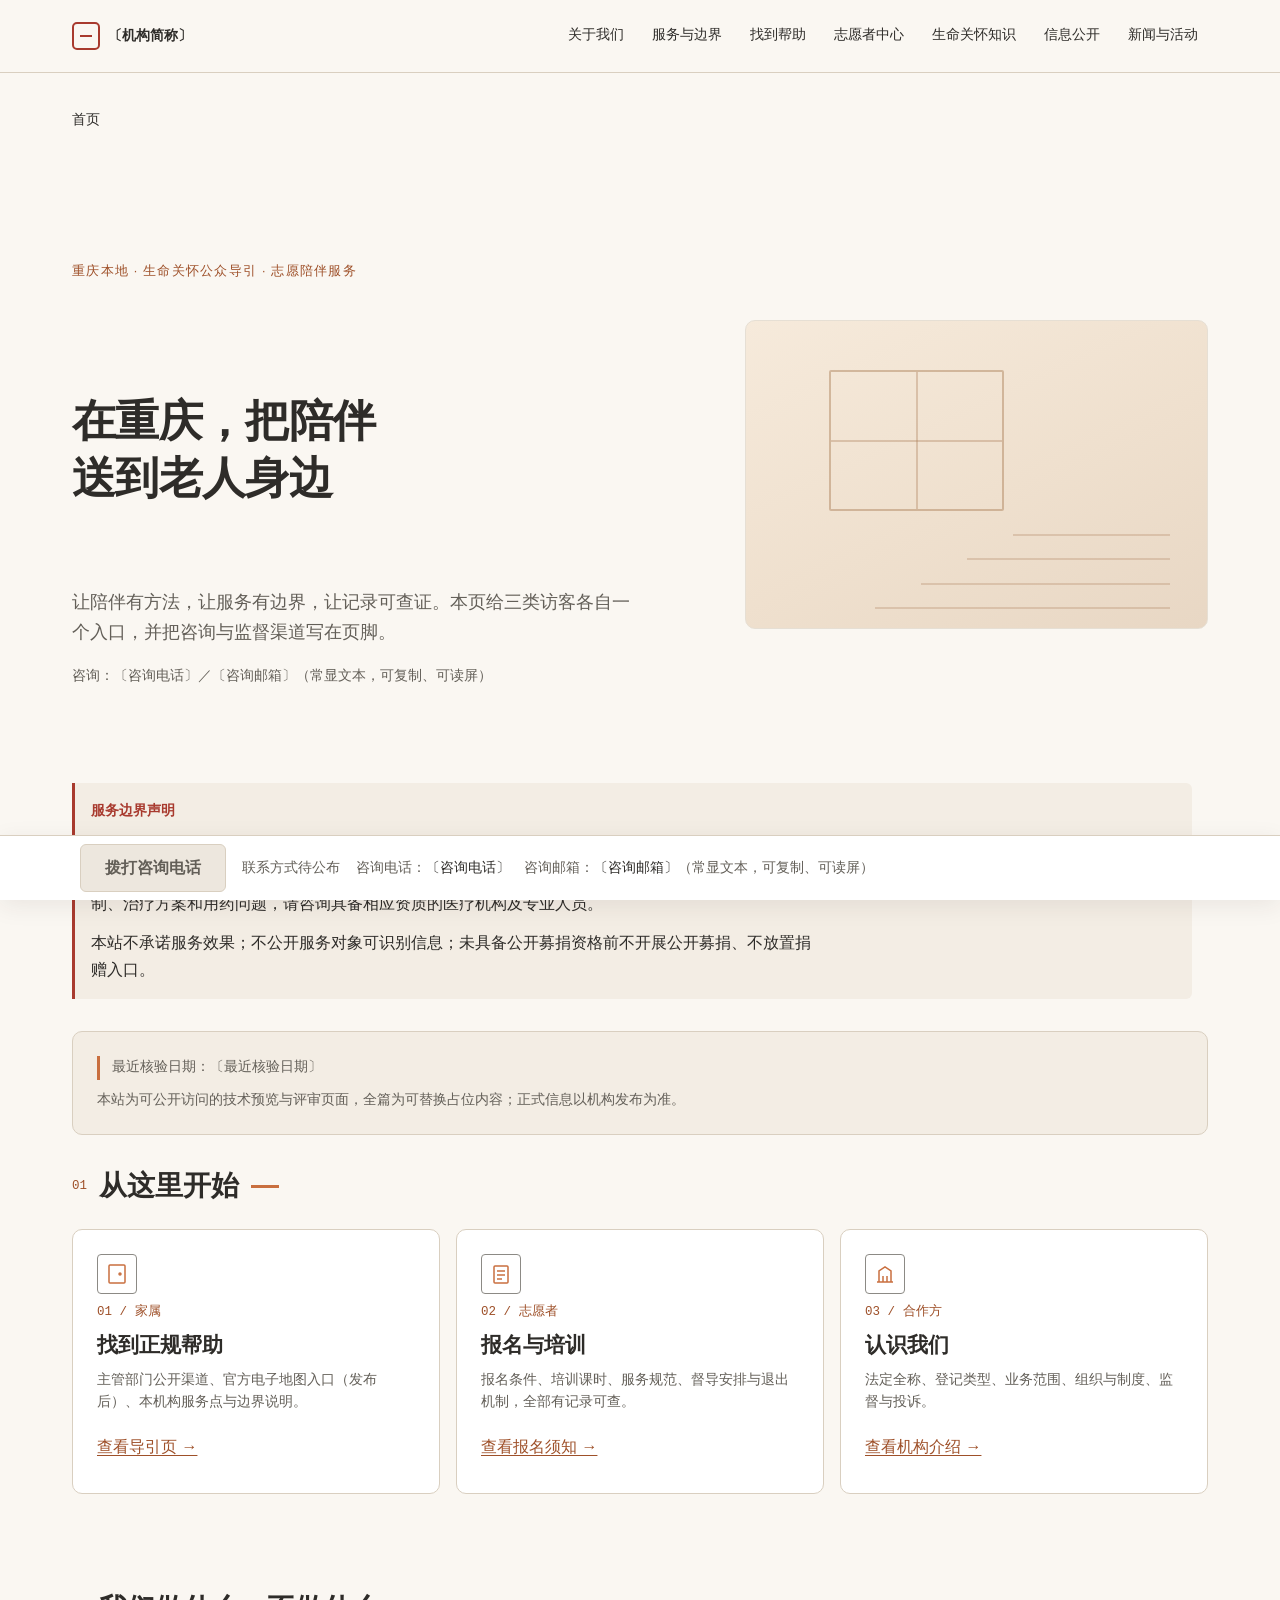
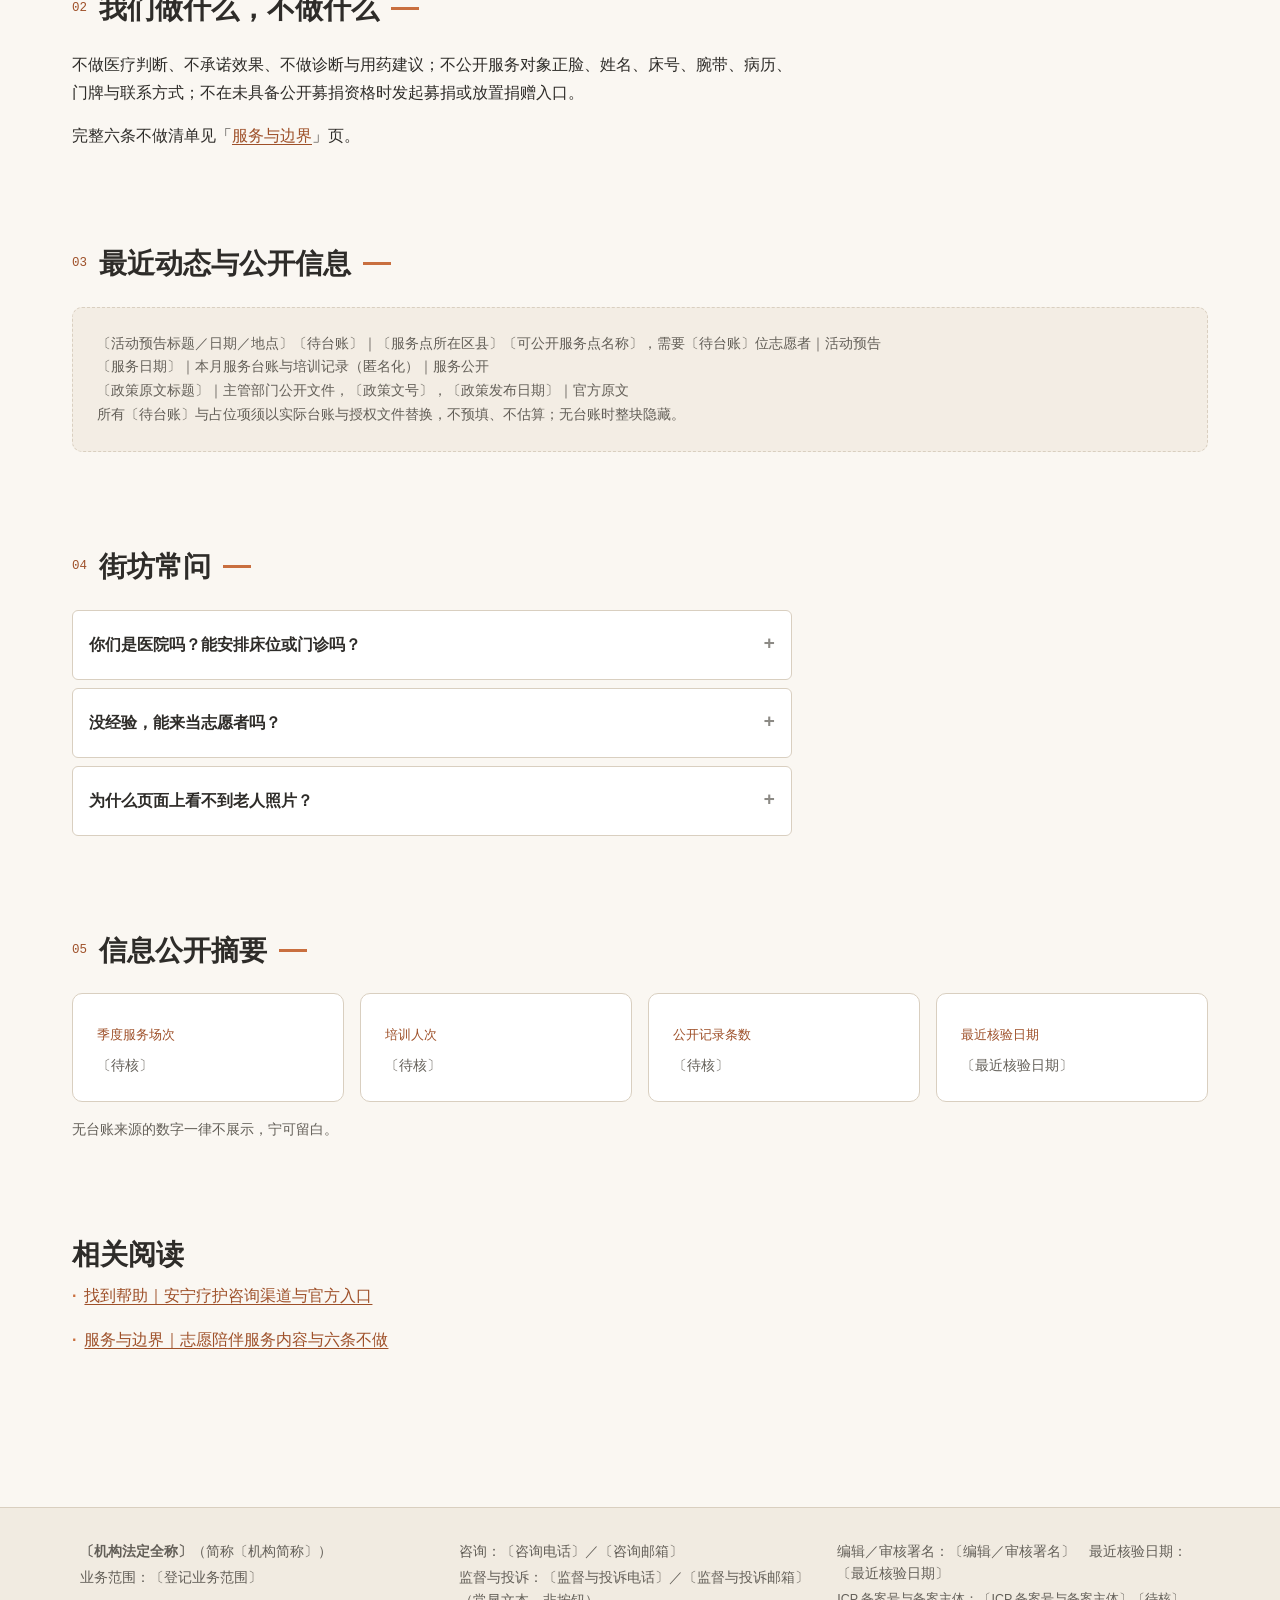
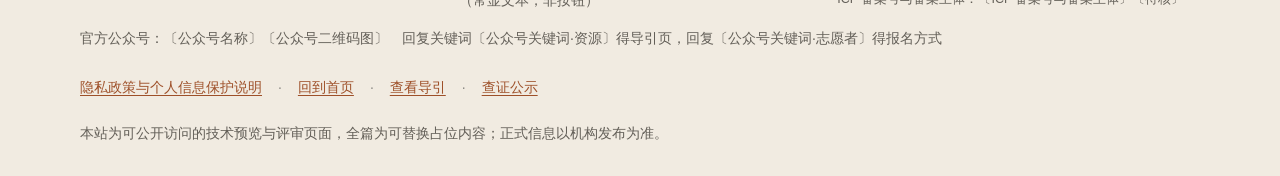
<file: index.html>
<!DOCTYPE html>
<html lang="zh-CN">
<head>
<meta charset="utf-8">
<meta name="viewport" content="width=device-width, initial-scale=1">
<meta name="robots" content="noindex, nofollow">
<title>首页｜重庆志愿陪伴服务与官方导引</title>
<meta name="description" content="〔机构简称〕提供重庆志愿陪伴服务与公众信息导引。首屏列出三类官方咨询渠道与统一服务边界声明，不必先留下老人信息即可判断该联系谁；咨询电话与监督渠道常驻页脚。">
<meta property="og:type" content="website">
<meta property="og:title" content="首页｜重庆志愿陪伴服务与官方导引">
<meta property="og:description" content="〔机构简称〕提供重庆志愿陪伴服务与公众信息导引。首屏列出三类官方咨询渠道与统一服务边界声明，不必先留下老人信息即可判断该联系谁；咨询电话与监督渠道常驻页脚。">
<link rel="icon" type="image/svg+xml" href="./assets/favicon.svg">
<link rel="stylesheet" href="./assets/styles.css">
<script src="./assets/script.js" defer></script>
</head>
<body id="top">
<a class="skip-link" href="#main">跳到主要内容</a>

<header class="site-header">
  <div class="wrap header-inner">
    <a class="brand" href="./index.html"><span class="brand-mark" aria-hidden="true"></span><span class="brand-name">〔机构简称〕</span></a>
    <nav class="nav-desktop" aria-label="主导航">
      <ul>
        <li><a href="./about/index.html">关于我们</a></li>
        <li><a href="./services/index.html">服务与边界</a></li>
        <li><a href="./help/index.html">找到帮助</a></li>
        <li><a href="./volunteer/index.html">志愿者中心</a></li>
        <li><a href="./knowledge/index.html">生命关怀知识</a></li>
        <li><a href="./disclosure/index.html">信息公开</a></li>
        <li><a href="./index.html#news">新闻与活动</a></li>
      </ul>
    </nav>
    <details class="nav-drawer">
      <summary aria-label="打开导航菜单"><span class="hamb" aria-hidden="true"><span></span></span><span>菜单</span></summary>
      <nav class="drawer-panel" aria-label="移动导航">
        <a href="./about/index.html">关于我们</a>
        <a href="./services/index.html">服务与边界</a>
        <a href="./help/index.html">找到帮助</a>
        <a href="./volunteer/index.html">志愿者中心</a>
        <a href="./knowledge/index.html">生命关怀知识</a>
        <a href="./disclosure/index.html">信息公开</a>
        <a href="./index.html#news">新闻与活动</a>
        <a class="drawer-legal" href="./privacy/index.html">隐私政策与个人信息保护说明</a>
      </nav>
    </details>
  </div>
</header>

<main id="main">
  <div class="wrap">
    <nav class="breadcrumb" aria-label="面包屑"><ol><li aria-current="page">首页</li></ol></nav>

    <div class="hero">
      <div class="hero-text">
        <p class="eyebrow">重庆本地 · 生命关怀公众导引 · 志愿陪伴服务</p>
        <h1 class="hero">在重庆，把陪伴送到老人身边</h1>
        <p class="lead">让陪伴有方法，让服务有边界，让记录可查证。本页给三类访客各自一个入口，并把咨询与监督渠道写在页脚。</p>
        <p class="contact-line">咨询：<span class="mono">〔咨询电话〕</span>／<span class="mono">〔咨询邮箱〕</span>（常显文本，可复制、可读屏）</p>
      </div>
      <div class="hero-scene" aria-hidden="true" focusable="false">
        <span class="win"></span>
        <span class="step s1"></span><span class="step s2"></span><span class="step s3"></span><span class="step s4"></span>
      </div>
    </div>

    <aside class="r01" data-r01 aria-label="服务边界声明">
      <p class="r01-title">服务边界声明</p>
      <p>本机构开展生命关怀公众信息导引与非医疗性志愿陪伴服务，不提供诊疗、床位与转介安排。志愿陪伴不属于医疗诊疗服务，不能替代专业医护、心理治疗或社会工作服务；涉及疾病诊断、疼痛及症状控制、治疗方案和用药问题，请咨询具备相应资质的医疗机构及专业人员。</p>
      <p>本站不承诺服务效果；不公开服务对象可识别信息；未具备公开募捐资格前不开展公开募捐、不放置捐赠入口。</p>
    </aside>

    <section class="info-card" aria-label="可查证标记">
      <p class="verify">最近核验日期：<span class="mono">〔最近核验日期〕</span></p>
      <p class="preview-note">本站为可公开访问的技术预览与评审页面，全篇为可替换占位内容；正式信息以机构发布为准。</p>
    </section>

    <section class="section" aria-labelledby="h-start">
      <div class="section-title"><span class="num">01</span><h2 id="h-start">从这里开始</h2><span class="bar" aria-hidden="true"></span></div>
      <div class="card-grid cols-3">
        <article class="card">
          <span class="icon" aria-hidden="true" focusable="false"><svg aria-hidden="true" focusable="false" viewBox="0 0 24 24" fill="none" stroke="currentColor" stroke-width="1.5"><rect x="4" y="3" width="16" height="18" rx="1"/><circle cx="15" cy="12" r="1"/></svg></span>
          <p class="card-num">01 / 家属</p>
          <h3>找到正规帮助</h3>
          <p>主管部门公开渠道、官方电子地图入口（发布后）、本机构服务点与边界说明。</p>
          <a class="textlink" href="./help/index.html">查看导引页 →</a>
        </article>
        <article class="card">
          <span class="icon" aria-hidden="true" focusable="false"><svg aria-hidden="true" focusable="false" viewBox="0 0 24 24" fill="none" stroke="currentColor" stroke-width="1.5"><rect x="5" y="4" width="14" height="17" rx="1"/><line x1="8" y1="9" x2="16" y2="9"/><line x1="8" y1="13" x2="16" y2="13"/><line x1="8" y1="17" x2="13" y2="17"/></svg></span>
          <p class="card-num">02 / 志愿者</p>
          <h3>报名与培训</h3>
          <p>报名条件、培训课时、服务规范、督导安排与退出机制，全部有记录可查。</p>
          <a class="textlink" href="./volunteer/index.html">查看报名须知 →</a>
        </article>
        <article class="card">
          <span class="icon" aria-hidden="true" focusable="false"><svg aria-hidden="true" focusable="false" viewBox="0 0 24 24" fill="none" stroke="currentColor" stroke-width="1.5"><path d="M4 20h16M6 20V9l6-4 6 4v11"/><line x1="10" y1="20" x2="10" y2="14"/><line x1="14" y1="20" x2="14" y2="14"/></svg></span>
          <p class="card-num">03 / 合作方</p>
          <h3>认识我们</h3>
          <p>法定全称、登记类型、业务范围、组织与制度、监督与投诉。</p>
          <a class="textlink" href="./about/index.html">查看机构介绍 →</a>
        </article>
      </div>
    </section>

    <section class="section prose" aria-labelledby="h-summary">
      <div class="section-title"><span class="num">02</span><h2 id="h-summary">我们做什么，不做什么</h2><span class="bar" aria-hidden="true"></span></div>
      <p>不做医疗判断、不承诺效果、不做诊断与用药建议；不公开服务对象正脸、姓名、床号、腕带、病历、门牌与联系方式；不在未具备公开募捐资格时发起募捐或放置捐赠入口。</p>
      <p>完整六条不做清单见「<a class="textlink" href="./services/index.html">服务与边界</a>」页。</p>
    </section>

    <section class="section" id="news" aria-labelledby="h-recent">
      <div class="section-title"><span class="num">03</span><h2 id="h-recent">最近动态与公开信息</h2><span class="bar" aria-hidden="true"></span></div>
      <div class="empty">
        <p>〔活动预告标题／日期／地点〕〔待台账〕｜〔服务点所在区县〕〔可公开服务点名称〕，需要〔待台账〕位志愿者｜活动预告</p>
        <p>〔服务日期〕｜本月服务台账与培训记录（匿名化）｜服务公开</p>
        <p>〔政策原文标题〕｜主管部门公开文件，〔政策文号〕，〔政策发布日期〕｜官方原文</p>
        <p>所有〔待台账〕与占位项须以实际台账与授权文件替换，不预填、不估算；无台账时整块隐藏。</p>
      </div>
    </section>

    <section class="section" aria-labelledby="h-faq">
      <div class="section-title"><span class="num">04</span><h2 id="h-faq">街坊常问</h2><span class="bar" aria-hidden="true"></span></div>
      <details class="faq"><summary>你们是医院吗？能安排床位或门诊吗？</summary><p class="answer">不是。本机构开展的是非医疗性志愿陪伴与公众信息导引，不提供诊疗、床位与转介安排。专业服务请通过卫生健康部门公开渠道查询。</p></details>
      <details class="faq"><summary>没经验，能来当志愿者吗？</summary><p class="answer">可以了解。报名条件、培训课时、服务规范与退出机制见「志愿者报名须知」；具体场次以服务预告为准。</p></details>
      <details class="faq"><summary>为什么页面上看不到老人照片？</summary><p class="answer">默认不拍、不公开、不使用服务对象可识别信息。通常使用志愿者准备、培训现场、活动空间与手部动作等画面，且须取得授权。</p></details>
    </section>

    <section class="section" aria-labelledby="h-stats">
      <div class="section-title"><span class="num">05</span><h2 id="h-stats">信息公开摘要</h2><span class="bar" aria-hidden="true"></span></div>
      <div class="card-grid cols-4">
        <div class="card"><p class="card-num">季度服务场次</p><p>〔待核〕</p></div>
        <div class="card"><p class="card-num">培训人次</p><p>〔待核〕</p></div>
        <div class="card"><p class="card-num">公开记录条数</p><p>〔待核〕</p></div>
        <div class="card"><p class="card-num">最近核验日期</p><p>〔最近核验日期〕</p></div>
      </div>
      <p class="contact-line">无台账来源的数字一律不展示，宁可留白。</p>
    </section>

    <section class="related" aria-labelledby="h-related">
      <h2 id="h-related">相关阅读</h2>
      <ul>
        <li><a class="textlink" href="./help/index.html">找到帮助｜安宁疗护咨询渠道与官方入口</a></li>
        <li><a class="textlink" href="./services/index.html">服务与边界｜志愿陪伴服务内容与六条不做</a></li>
      </ul>
    </section>
  </div>

  <div class="cta-dock" data-cta-dock>
    <div class="cta-dock-inner">
      <a class="btn btn-primary" data-main-cta="c1" href="tel:〔咨询电话〕" aria-disabled="true" tabindex="-1">拨打咨询电话</a>
      <span class="cta-reason" data-cta-reason>联系方式待公布</span>
      <p class="cta-contact">咨询电话：<span class="mono">〔咨询电话〕</span>　咨询邮箱：<span class="mono">〔咨询邮箱〕</span>（常显文本，可复制、可读屏）</p>
    </div>
  </div>
</main>

<footer class="site-footer">
  <div class="footer-inner">
    <div class="footer-grid">
      <div>
        <p><strong>〔机构法定全称〕</strong>（简称〔机构简称〕）</p>
        <p>业务范围：〔登记业务范围〕</p>
      </div>
      <div>
        <p>咨询：〔咨询电话〕／〔咨询邮箱〕</p>
        <p>监督与投诉：〔监督与投诉电话〕／〔监督与投诉邮箱〕（常显文本，非按钮）</p>
      </div>
      <div>
        <p>编辑／审核署名：〔编辑／审核署名〕　最近核验日期：〔最近核验日期〕</p>
        <p class="footer-filing">ICP 备案号与备案主体：〔ICP 备案号与备案主体〕〔待核〕</p>
      </div>
    </div>
    <p class="footer-wechat">官方公众号：〔公众号名称〕〔公众号二维码图〕　回复关键词〔公众号关键词·资源〕得导引页，回复〔公众号关键词·志愿者〕得报名方式</p>
    <nav class="footer-links" aria-label="页脚导航">
      <a href="./privacy/index.html">隐私政策与个人信息保护说明</a><span class="sep">·</span>
      <a href="./index.html">回到首页</a><span class="sep">·</span>
      <a href="./help/index.html">查看导引</a><span class="sep">·</span>
      <a href="./disclosure/index.html">查证公示</a>
    </nav>
    <p class="footer-preview">本站为可公开访问的技术预览与评审页面，全篇为可替换占位内容；正式信息以机构发布为准。</p>
  </div>
</footer>

<a class="to-top" href="#top" data-to-top aria-label="返回页面顶部" hidden>↑</a>
</body>
</html>
</file>
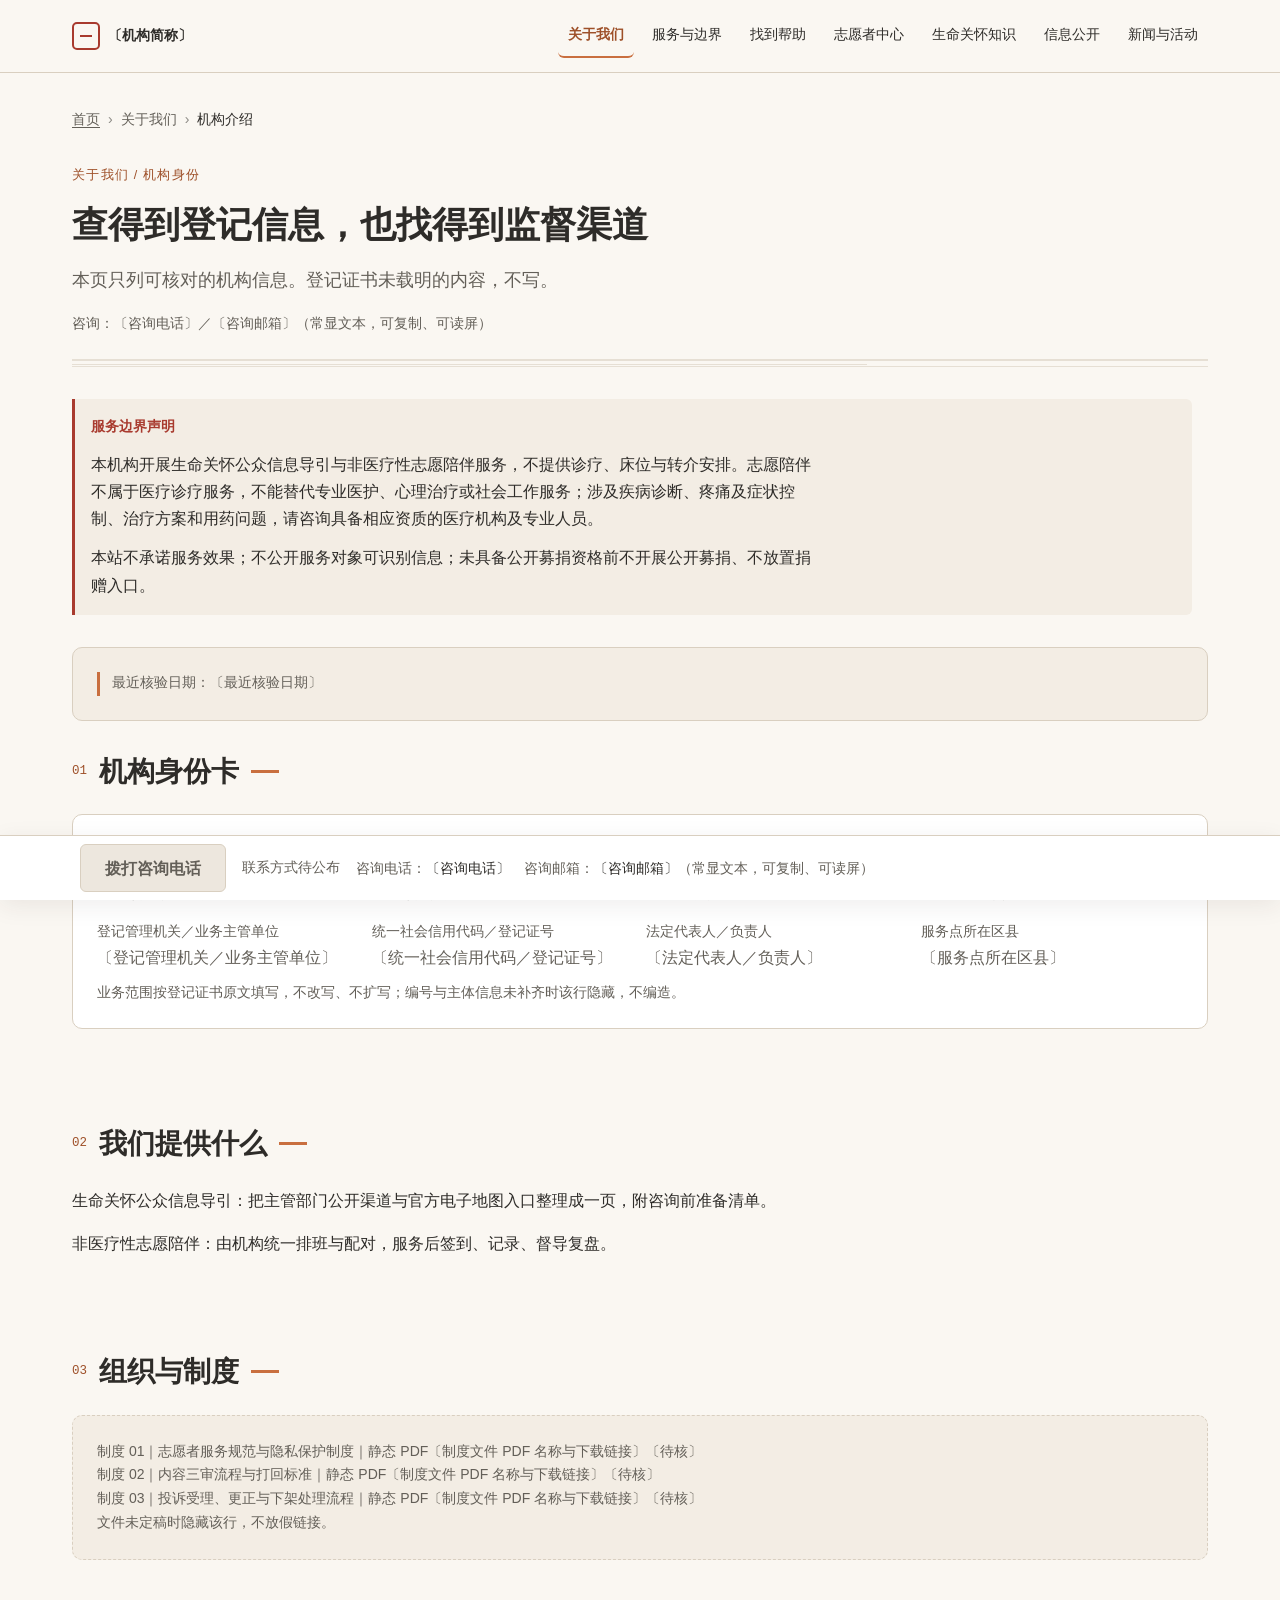
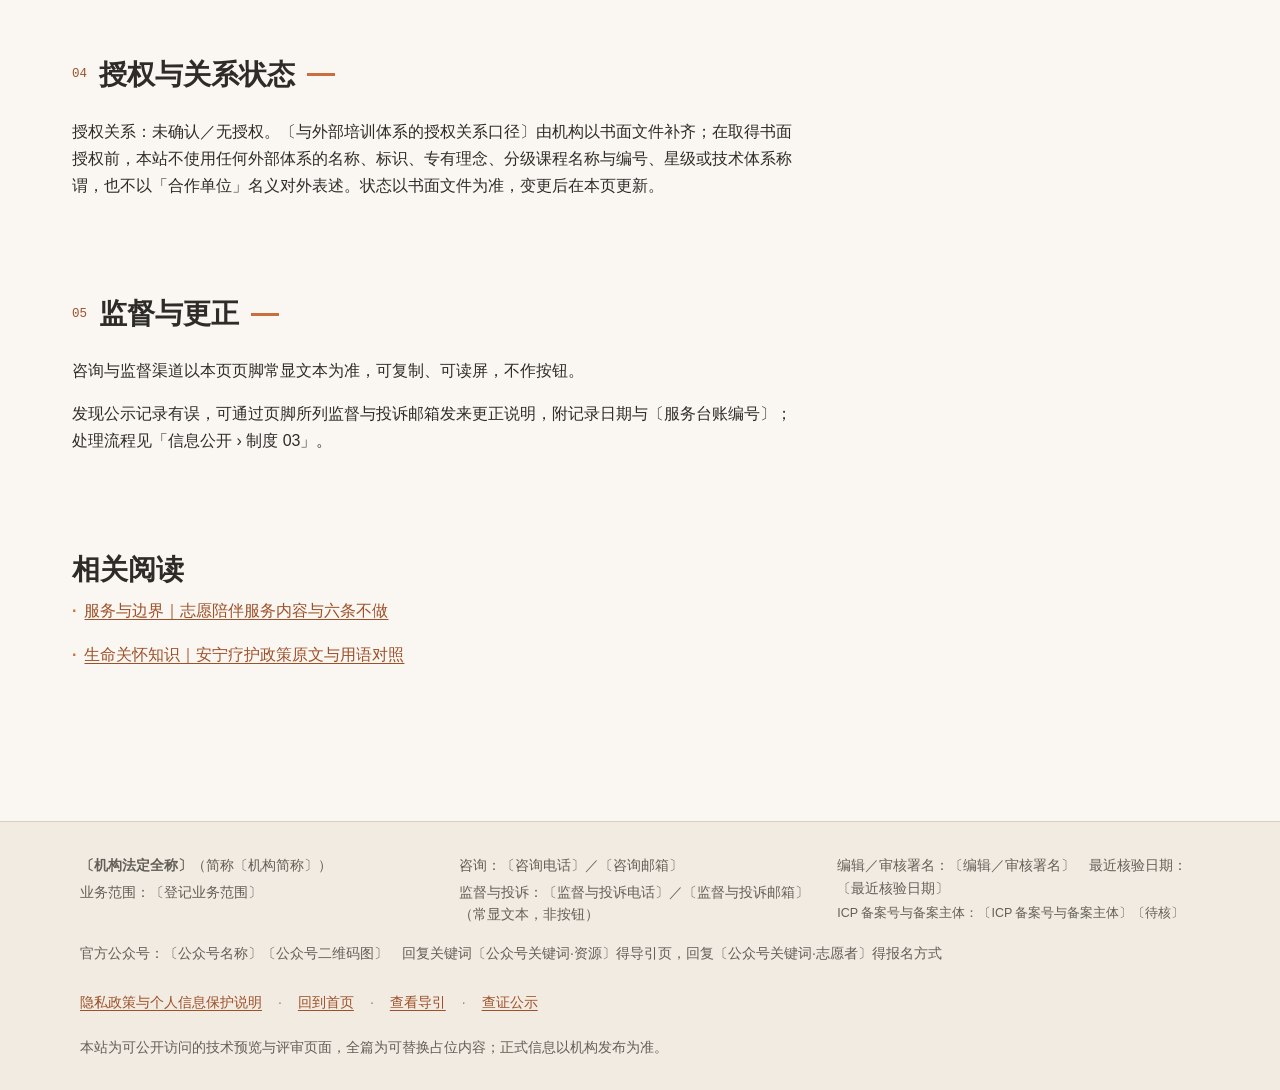
<file: about/index.html>
<!DOCTYPE html>
<html lang="zh-CN">
<head>
<meta charset="utf-8">
<meta name="viewport" content="width=device-width, initial-scale=1">
<meta name="robots" content="noindex, nofollow">
<title>关于我们｜重庆生命关怀机构身份与业务范围</title>
<meta name="description" content="核验一家重庆生命关怀机构，从这一页开始：登记类型、业务范围、服务区域、组织与制度逐项列明，并附监督与投诉渠道。所有字段以登记证书与台账为准，未核验的内容留白不填。">
<meta property="og:type" content="website">
<meta property="og:title" content="关于我们｜重庆生命关怀机构身份与业务范围">
<meta property="og:description" content="核验一家重庆生命关怀机构，从这一页开始：登记类型、业务范围、服务区域、组织与制度逐项列明，并附监督与投诉渠道。所有字段以登记证书与台账为准，未核验的内容留白不填。">
<link rel="icon" type="image/svg+xml" href="../assets/favicon.svg">
<link rel="stylesheet" href="../assets/styles.css">
<script src="../assets/script.js" defer></script>
</head>
<body id="top">
<a class="skip-link" href="#main">跳到主要内容</a>

<header class="site-header">
  <div class="wrap header-inner">
    <a class="brand" href="../index.html"><span class="brand-mark" aria-hidden="true"></span><span class="brand-name">〔机构简称〕</span></a>
    <nav class="nav-desktop" aria-label="主导航">
      <ul>
        <li><a href="../about/index.html" aria-current="page">关于我们</a></li>
        <li><a href="../services/index.html">服务与边界</a></li>
        <li><a href="../help/index.html">找到帮助</a></li>
        <li><a href="../volunteer/index.html">志愿者中心</a></li>
        <li><a href="../knowledge/index.html">生命关怀知识</a></li>
        <li><a href="../disclosure/index.html">信息公开</a></li>
        <li><a href="../index.html#news">新闻与活动</a></li>
      </ul>
    </nav>
    <details class="nav-drawer">
      <summary aria-label="打开导航菜单"><span class="hamb" aria-hidden="true"><span></span></span><span>菜单</span></summary>
      <nav class="drawer-panel" aria-label="移动导航">
        <a href="../about/index.html" aria-current="page">关于我们</a>
        <a href="../services/index.html">服务与边界</a>
        <a href="../help/index.html">找到帮助</a>
        <a href="../volunteer/index.html">志愿者中心</a>
        <a href="../knowledge/index.html">生命关怀知识</a>
        <a href="../disclosure/index.html">信息公开</a>
        <a href="../index.html#news">新闻与活动</a>
        <a class="drawer-legal" href="../privacy/index.html">隐私政策与个人信息保护说明</a>
      </nav>
    </details>
  </div>
</header>

<main id="main">
  <div class="wrap">
    <nav class="breadcrumb" aria-label="面包屑"><ol><li><a href="../index.html">首页</a></li><li>关于我们</li><li aria-current="page">机构介绍</li></ol></nav>

    <div class="page-head">
      <p class="eyebrow">关于我们 / 机构身份</p>
      <h1>查得到登记信息，也找得到监督渠道</h1>
      <p class="lead">本页只列可核对的机构信息。登记证书未载明的内容，不写。</p>
      <p class="contact-line">咨询：<span class="mono">〔咨询电话〕</span>／<span class="mono">〔咨询邮箱〕</span>（常显文本，可复制、可读屏）</p>
      <div class="rule-scene" aria-hidden="true" focusable="false"></div>
    </div>

    <aside class="r01" data-r01 aria-label="服务边界声明">
      <p class="r01-title">服务边界声明</p>
      <p>本机构开展生命关怀公众信息导引与非医疗性志愿陪伴服务，不提供诊疗、床位与转介安排。志愿陪伴不属于医疗诊疗服务，不能替代专业医护、心理治疗或社会工作服务；涉及疾病诊断、疼痛及症状控制、治疗方案和用药问题，请咨询具备相应资质的医疗机构及专业人员。</p>
      <p>本站不承诺服务效果；不公开服务对象可识别信息；未具备公开募捐资格前不开展公开募捐、不放置捐赠入口。</p>
    </aside>

    <section class="info-card" aria-label="可查证标记"><p class="verify">最近核验日期：<span class="mono">〔最近核验日期〕</span></p></section>

    <section class="section" aria-labelledby="h-identity">
      <div class="section-title"><span class="num">01</span><h2 id="h-identity">机构身份卡</h2><span class="bar" aria-hidden="true"></span></div>
      <div class="card">
        <div class="field-grid cols-4">
          <dl><dt>法定全称</dt><dd class="ph">〔机构法定全称〕</dd></dl>
          <dl><dt>简称</dt><dd class="ph">〔机构简称〕</dd></dl>
          <dl><dt>登记类型</dt><dd class="ph">〔登记类型〕</dd></dl>
          <dl><dt>登记业务范围</dt><dd class="ph">〔登记业务范围〕</dd></dl>
          <dl><dt>登记管理机关／业务主管单位</dt><dd class="ph">〔登记管理机关／业务主管单位〕</dd></dl>
          <dl><dt>统一社会信用代码／登记证号</dt><dd class="ph">〔统一社会信用代码／登记证号〕</dd></dl>
          <dl><dt>法定代表人／负责人</dt><dd class="ph">〔法定代表人／负责人〕</dd></dl>
          <dl><dt>服务点所在区县</dt><dd class="ph">〔服务点所在区县〕</dd></dl>
        </div>
        <p class="contact-line">业务范围按登记证书原文填写，不改写、不扩写；编号与主体信息未补齐时该行隐藏，不编造。</p>
      </div>
    </section>

    <section class="section prose" aria-labelledby="h-provide">
      <div class="section-title"><span class="num">02</span><h2 id="h-provide">我们提供什么</h2><span class="bar" aria-hidden="true"></span></div>
      <p>生命关怀公众信息导引：把主管部门公开渠道与官方电子地图入口整理成一页，附咨询前准备清单。</p>
      <p>非医疗性志愿陪伴：由机构统一排班与配对，服务后签到、记录、督导复盘。</p>
    </section>

    <section class="section" aria-labelledby="h-system">
      <div class="section-title"><span class="num">03</span><h2 id="h-system">组织与制度</h2><span class="bar" aria-hidden="true"></span></div>
      <div class="empty">
        <p>制度 01｜志愿者服务规范与隐私保护制度｜静态 PDF〔制度文件 PDF 名称与下载链接〕〔待核〕</p>
        <p>制度 02｜内容三审流程与打回标准｜静态 PDF〔制度文件 PDF 名称与下载链接〕〔待核〕</p>
        <p>制度 03｜投诉受理、更正与下架处理流程｜静态 PDF〔制度文件 PDF 名称与下载链接〕〔待核〕</p>
        <p>文件未定稿时隐藏该行，不放假链接。</p>
      </div>
    </section>

    <section class="section prose" aria-labelledby="h-auth">
      <div class="section-title"><span class="num">04</span><h2 id="h-auth">授权与关系状态</h2><span class="bar" aria-hidden="true"></span></div>
      <p>授权关系：未确认／无授权。〔与外部培训体系的授权关系口径〕由机构以书面文件补齐；在取得书面授权前，本站不使用任何外部体系的名称、标识、专有理念、分级课程名称与编号、星级或技术体系称谓，也不以「合作单位」名义对外表述。状态以书面文件为准，变更后在本页更新。</p>
    </section>

    <section class="section prose" aria-labelledby="h-supervise">
      <div class="section-title"><span class="num">05</span><h2 id="h-supervise">监督与更正</h2><span class="bar" aria-hidden="true"></span></div>
      <p>咨询与监督渠道以本页页脚常显文本为准，可复制、可读屏，不作按钮。</p>
      <p>发现公示记录有误，可通过页脚所列监督与投诉邮箱发来更正说明，附记录日期与〔服务台账编号〕；处理流程见「信息公开 › 制度 03」。</p>
    </section>

    <section class="related" aria-labelledby="h-related">
      <h2 id="h-related">相关阅读</h2>
      <ul>
        <li><a class="textlink" href="../services/index.html">服务与边界｜志愿陪伴服务内容与六条不做</a></li>
        <li><a class="textlink" href="../knowledge/index.html">生命关怀知识｜安宁疗护政策原文与用语对照</a></li>
      </ul>
    </section>
  </div>

  <div class="cta-dock" data-cta-dock>
    <div class="cta-dock-inner">
      <a class="btn btn-primary" data-main-cta="c1" href="tel:〔咨询电话〕" aria-disabled="true" tabindex="-1">拨打咨询电话</a>
      <span class="cta-reason" data-cta-reason>联系方式待公布</span>
      <p class="cta-contact">咨询电话：<span class="mono">〔咨询电话〕</span>　咨询邮箱：<span class="mono">〔咨询邮箱〕</span>（常显文本，可复制、可读屏）</p>
    </div>
  </div>
</main>

<footer class="site-footer">
  <div class="footer-inner">
    <div class="footer-grid">
      <div>
        <p><strong>〔机构法定全称〕</strong>（简称〔机构简称〕）</p>
        <p>业务范围：〔登记业务范围〕</p>
      </div>
      <div>
        <p>咨询：〔咨询电话〕／〔咨询邮箱〕</p>
        <p>监督与投诉：〔监督与投诉电话〕／〔监督与投诉邮箱〕（常显文本，非按钮）</p>
      </div>
      <div>
        <p>编辑／审核署名：〔编辑／审核署名〕　最近核验日期：〔最近核验日期〕</p>
        <p class="footer-filing">ICP 备案号与备案主体：〔ICP 备案号与备案主体〕〔待核〕</p>
      </div>
    </div>
    <p class="footer-wechat">官方公众号：〔公众号名称〕〔公众号二维码图〕　回复关键词〔公众号关键词·资源〕得导引页，回复〔公众号关键词·志愿者〕得报名方式</p>
    <nav class="footer-links" aria-label="页脚导航">
      <a href="../privacy/index.html">隐私政策与个人信息保护说明</a><span class="sep">·</span>
      <a href="../index.html">回到首页</a><span class="sep">·</span>
      <a href="../help/index.html">查看导引</a><span class="sep">·</span>
      <a href="../disclosure/index.html">查证公示</a>
    </nav>
    <p class="footer-preview">本站为可公开访问的技术预览与评审页面，全篇为可替换占位内容；正式信息以机构发布为准。</p>
  </div>
</footer>

<a class="to-top" href="#top" data-to-top aria-label="返回页面顶部" hidden>↑</a>
</body>
</html>
</file>
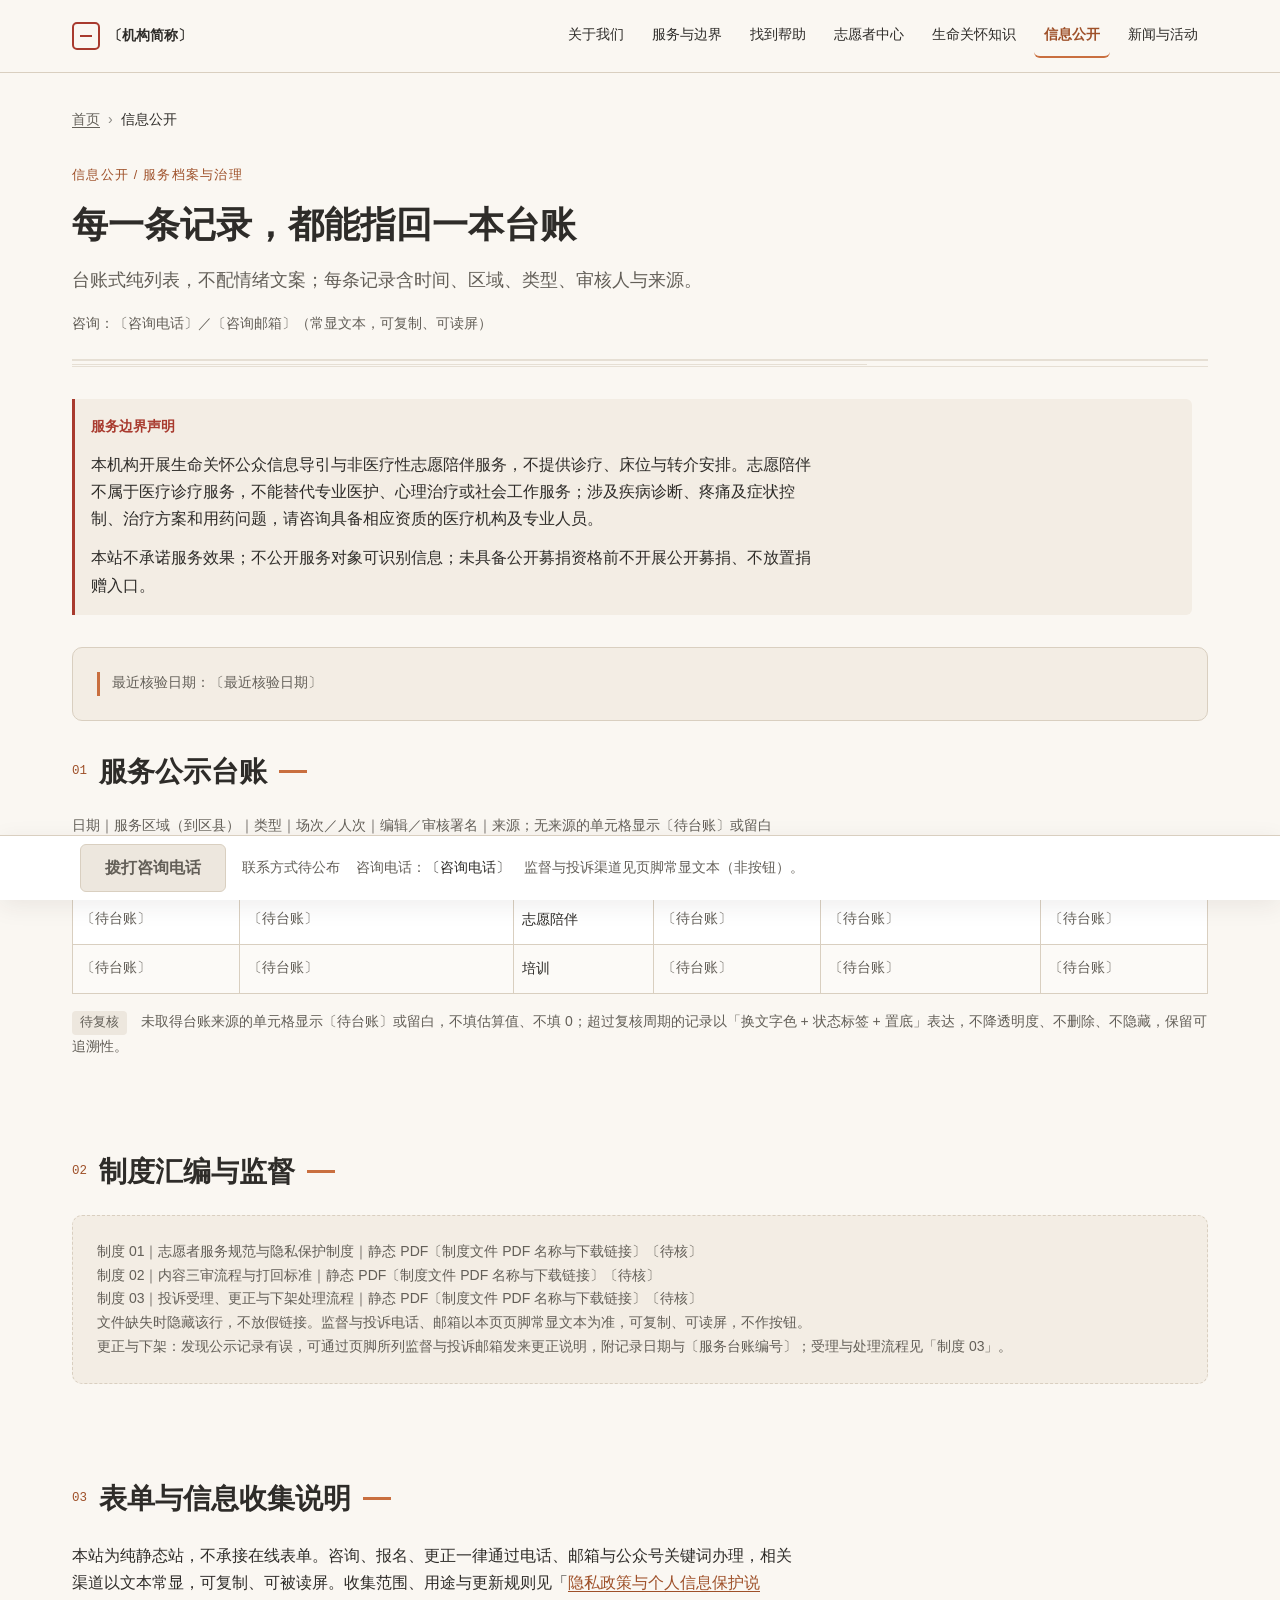
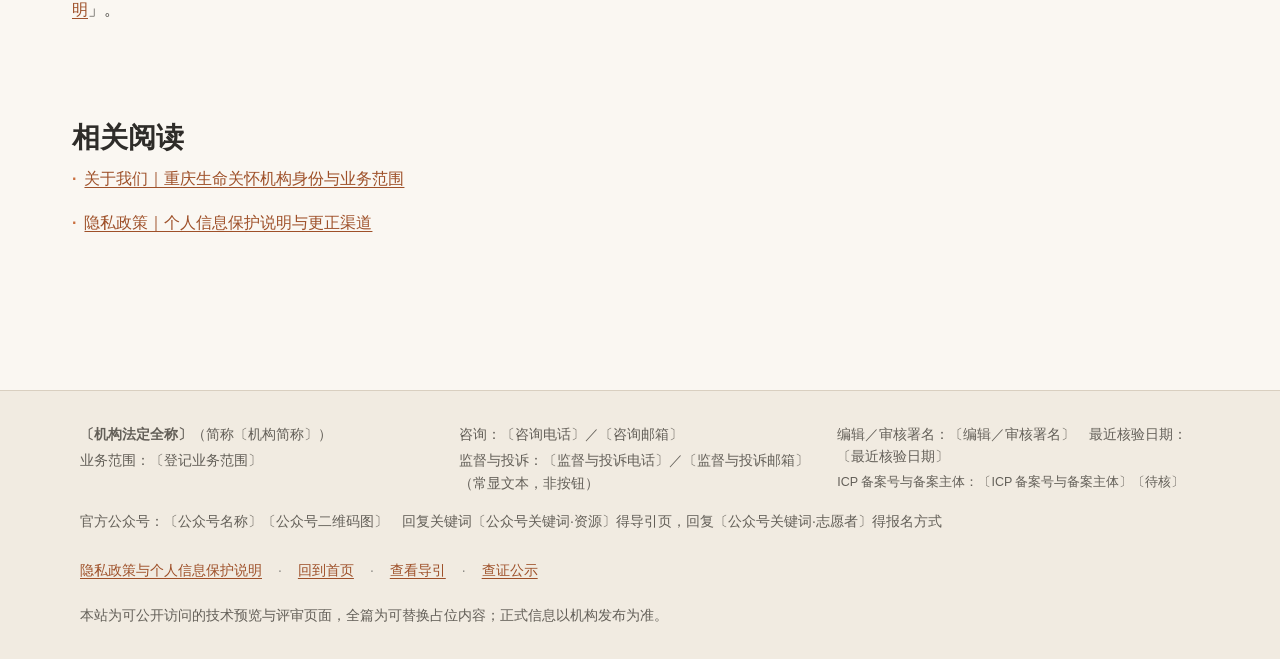
<file: disclosure/index.html>
<!DOCTYPE html>
<html lang="zh-CN">
<head>
<meta charset="utf-8">
<meta name="viewport" content="width=device-width, initial-scale=1">
<meta name="robots" content="noindex, nofollow">
<title>信息公开｜志愿服务台账公示与监督渠道</title>
<meta name="description" content="志愿服务台账公示按条列出日期、区域、类型、场次、审核人与来源编号，纯列表不加情绪文案。附制度汇编与投诉受理流程，没有台账来源的单元格留白不估算，方便逐条复核。">
<meta property="og:type" content="website">
<meta property="og:title" content="信息公开｜志愿服务台账公示与监督渠道">
<meta property="og:description" content="志愿服务台账公示按条列出日期、区域、类型、场次、审核人与来源编号，纯列表不加情绪文案。附制度汇编与投诉受理流程，没有台账来源的单元格留白不估算，方便逐条复核。">
<link rel="icon" type="image/svg+xml" href="../assets/favicon.svg">
<link rel="stylesheet" href="../assets/styles.css">
<script src="../assets/script.js" defer></script>
</head>
<body id="top">
<a class="skip-link" href="#main">跳到主要内容</a>

<header class="site-header">
  <div class="wrap header-inner">
    <a class="brand" href="../index.html"><span class="brand-mark" aria-hidden="true"></span><span class="brand-name">〔机构简称〕</span></a>
    <nav class="nav-desktop" aria-label="主导航">
      <ul>
        <li><a href="../about/index.html">关于我们</a></li>
        <li><a href="../services/index.html">服务与边界</a></li>
        <li><a href="../help/index.html">找到帮助</a></li>
        <li><a href="../volunteer/index.html">志愿者中心</a></li>
        <li><a href="../knowledge/index.html">生命关怀知识</a></li>
        <li><a href="../disclosure/index.html" aria-current="page">信息公开</a></li>
        <li><a href="../index.html#news">新闻与活动</a></li>
      </ul>
    </nav>
    <details class="nav-drawer">
      <summary aria-label="打开导航菜单"><span class="hamb" aria-hidden="true"><span></span></span><span>菜单</span></summary>
      <nav class="drawer-panel" aria-label="移动导航">
        <a href="../about/index.html">关于我们</a>
        <a href="../services/index.html">服务与边界</a>
        <a href="../help/index.html">找到帮助</a>
        <a href="../volunteer/index.html">志愿者中心</a>
        <a href="../knowledge/index.html">生命关怀知识</a>
        <a href="../disclosure/index.html" aria-current="page">信息公开</a>
        <a href="../index.html#news">新闻与活动</a>
        <a class="drawer-legal" href="../privacy/index.html">隐私政策与个人信息保护说明</a>
      </nav>
    </details>
  </div>
</header>

<main id="main">
  <div class="wrap">
    <nav class="breadcrumb" aria-label="面包屑"><ol><li><a href="../index.html">首页</a></li><li aria-current="page">信息公开</li></ol></nav>

    <div class="page-head">
      <p class="eyebrow">信息公开 / 服务档案与治理</p>
      <h1>每一条记录，都能指回一本台账</h1>
      <p class="lead">台账式纯列表，不配情绪文案；每条记录含时间、区域、类型、审核人与来源。</p>
      <p class="contact-line">咨询：<span class="mono">〔咨询电话〕</span>／<span class="mono">〔咨询邮箱〕</span>（常显文本，可复制、可读屏）</p>
      <div class="rule-scene" aria-hidden="true" focusable="false"></div>
    </div>

    <aside class="r01" data-r01 aria-label="服务边界声明">
      <p class="r01-title">服务边界声明</p>
      <p>本机构开展生命关怀公众信息导引与非医疗性志愿陪伴服务，不提供诊疗、床位与转介安排。志愿陪伴不属于医疗诊疗服务，不能替代专业医护、心理治疗或社会工作服务；涉及疾病诊断、疼痛及症状控制、治疗方案和用药问题，请咨询具备相应资质的医疗机构及专业人员。</p>
      <p>本站不承诺服务效果；不公开服务对象可识别信息；未具备公开募捐资格前不开展公开募捐、不放置捐赠入口。</p>
    </aside>

    <section class="info-card" aria-label="可查证标记"><p class="verify">最近核验日期：<span class="mono">〔最近核验日期〕</span></p></section>

    <section class="section" aria-labelledby="h-ledger">
      <div class="section-title"><span class="num">01</span><h2 id="h-ledger">服务公示台账</h2><span class="bar" aria-hidden="true"></span></div>
      <div class="table-wrap">
        <table class="responsive">
          <caption>日期｜服务区域（到区县）｜类型｜场次／人次｜编辑／审核署名｜来源；无来源的单元格显示〔待台账〕或留白</caption>
          <thead><tr><th scope="col">日期</th><th scope="col">服务区域（到区县）</th><th scope="col">类型</th><th scope="col">场次／人次</th><th scope="col">编辑／审核署名</th><th scope="col">来源</th></tr></thead>
          <tbody>
            <tr><td data-label="日期" class="ph">〔待台账〕</td><td data-label="服务区域（到区县）" class="ph">〔待台账〕</td><td data-label="类型">志愿陪伴</td><td data-label="场次／人次" class="ph">〔待台账〕</td><td data-label="编辑／审核署名" class="ph">〔待台账〕</td><td data-label="来源" class="ph">〔待台账〕</td></tr>
            <tr><td data-label="日期" class="ph">〔待台账〕</td><td data-label="服务区域（到区县）" class="ph">〔待台账〕</td><td data-label="类型">培训</td><td data-label="场次／人次" class="ph">〔待台账〕</td><td data-label="编辑／审核署名" class="ph">〔待台账〕</td><td data-label="来源" class="ph">〔待台账〕</td></tr>
          </tbody>
        </table>
      </div>
      <p class="contact-line"><span class="tag-pill tag-off">待复核</span>　未取得台账来源的单元格显示〔待台账〕或留白，不填估算值、不填 0；超过复核周期的记录以「换文字色 + 状态标签 + 置底」表达，不降透明度、不删除、不隐藏，保留可追溯性。</p>
    </section>

    <section class="section" aria-labelledby="h-system">
      <div class="section-title"><span class="num">02</span><h2 id="h-system">制度汇编与监督</h2><span class="bar" aria-hidden="true"></span></div>
      <div class="empty">
        <p>制度 01｜志愿者服务规范与隐私保护制度｜静态 PDF〔制度文件 PDF 名称与下载链接〕〔待核〕</p>
        <p>制度 02｜内容三审流程与打回标准｜静态 PDF〔制度文件 PDF 名称与下载链接〕〔待核〕</p>
        <p>制度 03｜投诉受理、更正与下架处理流程｜静态 PDF〔制度文件 PDF 名称与下载链接〕〔待核〕</p>
        <p>文件缺失时隐藏该行，不放假链接。监督与投诉电话、邮箱以本页页脚常显文本为准，可复制、可读屏，不作按钮。</p>
        <p>更正与下架：发现公示记录有误，可通过页脚所列监督与投诉邮箱发来更正说明，附记录日期与〔服务台账编号〕；受理与处理流程见「制度 03」。</p>
      </div>
    </section>

    <section class="section prose" aria-labelledby="h-collect">
      <div class="section-title"><span class="num">03</span><h2 id="h-collect">表单与信息收集说明</h2><span class="bar" aria-hidden="true"></span></div>
      <p>本站为纯静态站，不承接在线表单。咨询、报名、更正一律通过电话、邮箱与公众号关键词办理，相关渠道以文本常显，可复制、可被读屏。收集范围、用途与更新规则见「<a class="textlink" href="../privacy/index.html">隐私政策与个人信息保护说明</a>」。</p>
    </section>

    <section class="related" aria-labelledby="h-related">
      <h2 id="h-related">相关阅读</h2>
      <ul>
        <li><a class="textlink" href="../about/index.html">关于我们｜重庆生命关怀机构身份与业务范围</a></li>
        <li><a class="textlink" href="../privacy/index.html">隐私政策｜个人信息保护说明与更正渠道</a></li>
      </ul>
    </section>
  </div>

  <div class="cta-dock" data-cta-dock>
    <div class="cta-dock-inner">
      <a class="btn btn-primary" data-main-cta="c1" href="tel:〔咨询电话〕" aria-disabled="true" tabindex="-1">拨打咨询电话</a>
      <span class="cta-reason" data-cta-reason>联系方式待公布</span>
      <p class="cta-contact">咨询电话：<span class="mono">〔咨询电话〕</span>　监督与投诉渠道见页脚常显文本（非按钮）。</p>
    </div>
  </div>
</main>

<footer class="site-footer">
  <div class="footer-inner">
    <div class="footer-grid">
      <div>
        <p><strong>〔机构法定全称〕</strong>（简称〔机构简称〕）</p>
        <p>业务范围：〔登记业务范围〕</p>
      </div>
      <div>
        <p>咨询：〔咨询电话〕／〔咨询邮箱〕</p>
        <p>监督与投诉：〔监督与投诉电话〕／〔监督与投诉邮箱〕（常显文本，非按钮）</p>
      </div>
      <div>
        <p>编辑／审核署名：〔编辑／审核署名〕　最近核验日期：〔最近核验日期〕</p>
        <p class="footer-filing">ICP 备案号与备案主体：〔ICP 备案号与备案主体〕〔待核〕</p>
      </div>
    </div>
    <p class="footer-wechat">官方公众号：〔公众号名称〕〔公众号二维码图〕　回复关键词〔公众号关键词·资源〕得导引页，回复〔公众号关键词·志愿者〕得报名方式</p>
    <nav class="footer-links" aria-label="页脚导航">
      <a href="../privacy/index.html">隐私政策与个人信息保护说明</a><span class="sep">·</span>
      <a href="../index.html">回到首页</a><span class="sep">·</span>
      <a href="../help/index.html">查看导引</a><span class="sep">·</span>
      <a href="../disclosure/index.html">查证公示</a>
    </nav>
    <p class="footer-preview">本站为可公开访问的技术预览与评审页面，全篇为可替换占位内容；正式信息以机构发布为准。</p>
  </div>
</footer>

<a class="to-top" href="#top" data-to-top aria-label="返回页面顶部" hidden>↑</a>
</body>
</html>
</file>
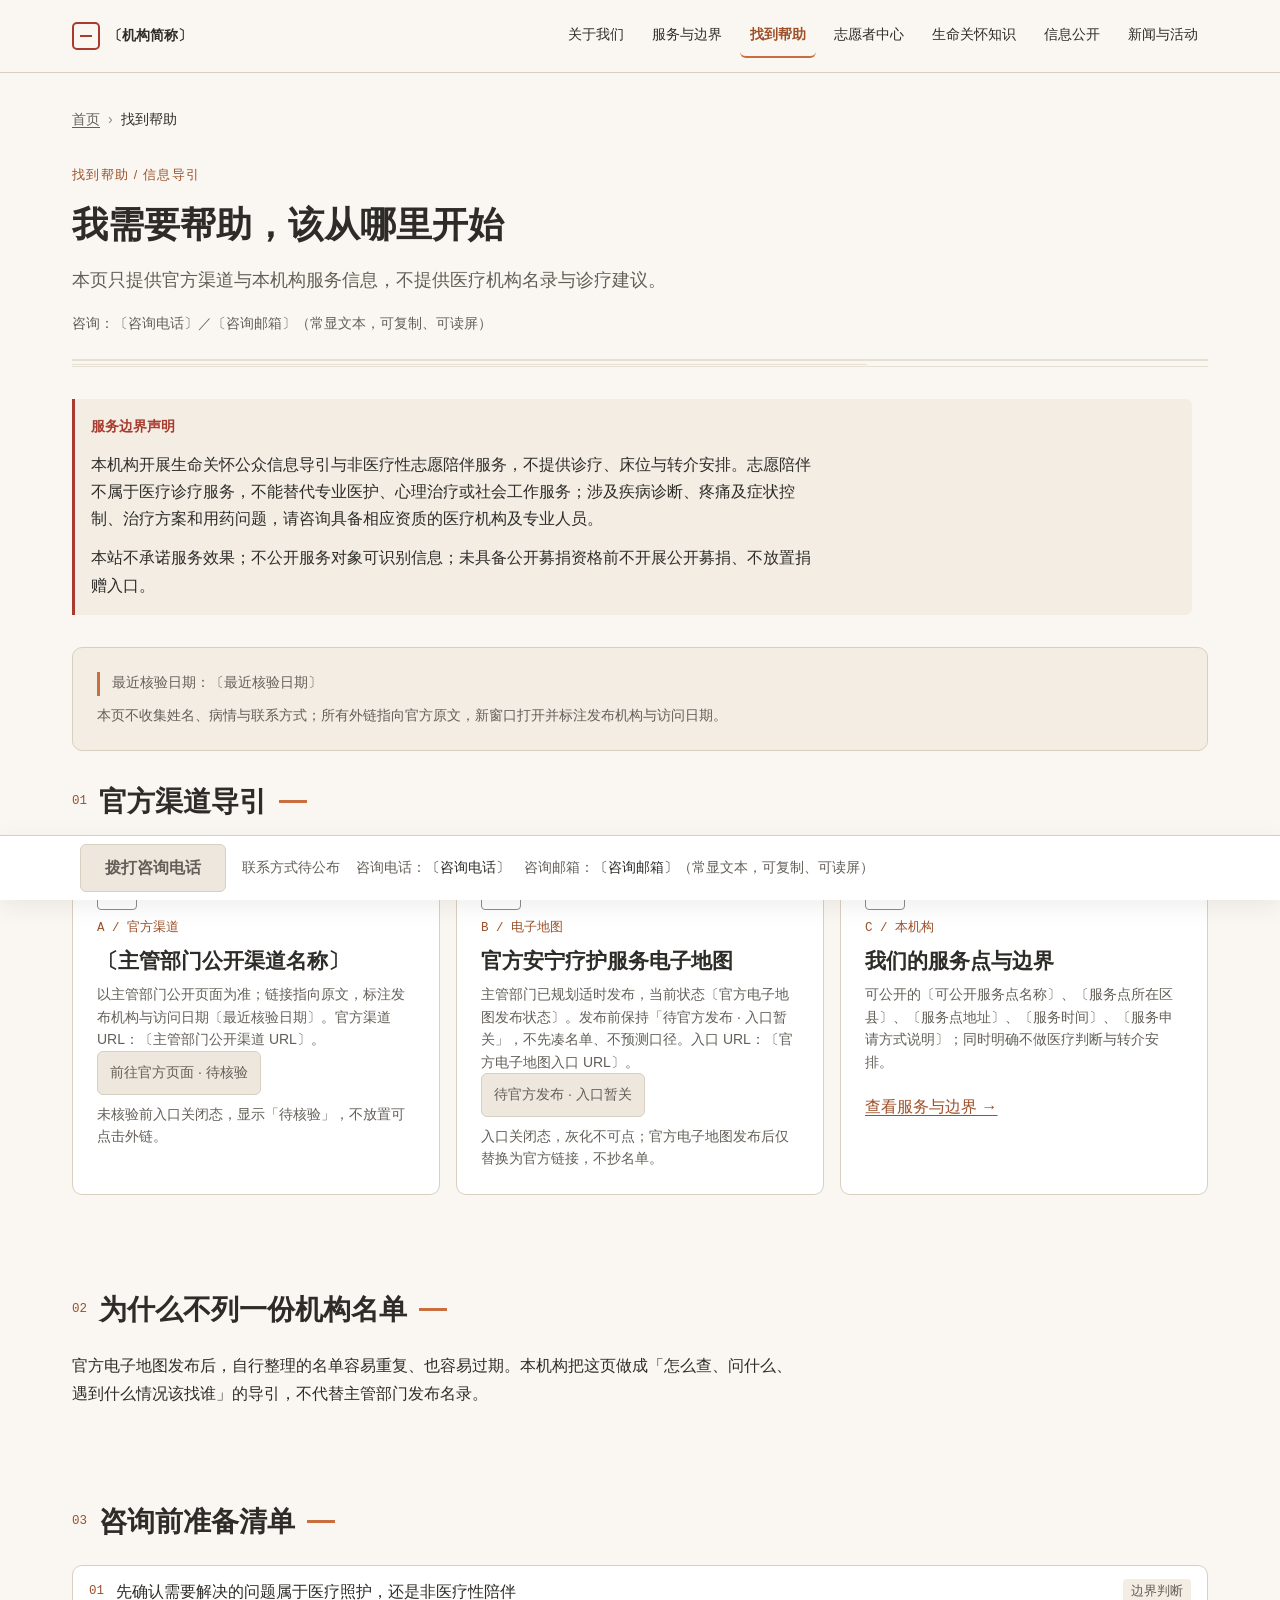
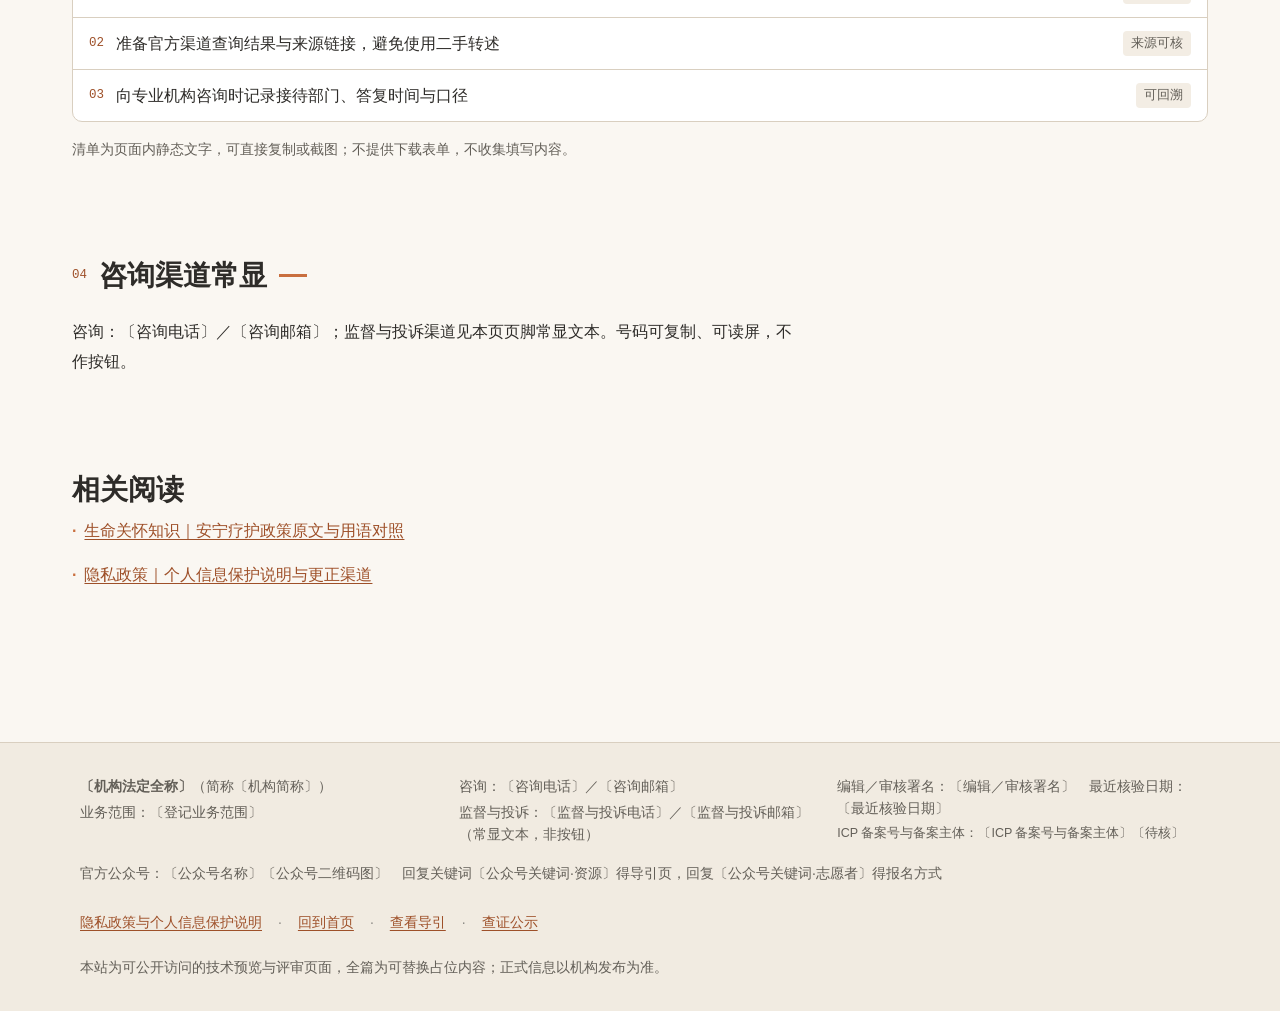
<file: help/index.html>
<!DOCTYPE html>
<html lang="zh-CN">
<head>
<meta charset="utf-8">
<meta name="viewport" content="width=device-width, initial-scale=1">
<meta name="robots" content="noindex, nofollow">
<title>找到帮助｜安宁疗护咨询渠道与官方入口</title>
<meta name="description" content="安宁疗护咨询渠道只列三类官方入口：主管部门公开页面、官方电子地图入口、本机构服务点。附咨询前准备清单，先分清医疗照护与非医疗性陪伴；不列医疗机构名录，不收集姓名与病情。">
<meta property="og:type" content="website">
<meta property="og:title" content="找到帮助｜安宁疗护咨询渠道与官方入口">
<meta property="og:description" content="安宁疗护咨询渠道只列三类官方入口：主管部门公开页面、官方电子地图入口、本机构服务点。附咨询前准备清单，先分清医疗照护与非医疗性陪伴；不列医疗机构名录，不收集姓名与病情。">
<link rel="icon" type="image/svg+xml" href="../assets/favicon.svg">
<link rel="stylesheet" href="../assets/styles.css">
<script src="../assets/script.js" defer></script>
</head>
<body id="top">
<a class="skip-link" href="#main">跳到主要内容</a>

<header class="site-header">
  <div class="wrap header-inner">
    <a class="brand" href="../index.html"><span class="brand-mark" aria-hidden="true"></span><span class="brand-name">〔机构简称〕</span></a>
    <nav class="nav-desktop" aria-label="主导航">
      <ul>
        <li><a href="../about/index.html">关于我们</a></li>
        <li><a href="../services/index.html">服务与边界</a></li>
        <li><a href="../help/index.html" aria-current="page">找到帮助</a></li>
        <li><a href="../volunteer/index.html">志愿者中心</a></li>
        <li><a href="../knowledge/index.html">生命关怀知识</a></li>
        <li><a href="../disclosure/index.html">信息公开</a></li>
        <li><a href="../index.html#news">新闻与活动</a></li>
      </ul>
    </nav>
    <details class="nav-drawer">
      <summary aria-label="打开导航菜单"><span class="hamb" aria-hidden="true"><span></span></span><span>菜单</span></summary>
      <nav class="drawer-panel" aria-label="移动导航">
        <a href="../about/index.html">关于我们</a>
        <a href="../services/index.html">服务与边界</a>
        <a href="../help/index.html" aria-current="page">找到帮助</a>
        <a href="../volunteer/index.html">志愿者中心</a>
        <a href="../knowledge/index.html">生命关怀知识</a>
        <a href="../disclosure/index.html">信息公开</a>
        <a href="../index.html#news">新闻与活动</a>
        <a class="drawer-legal" href="../privacy/index.html">隐私政策与个人信息保护说明</a>
      </nav>
    </details>
  </div>
</header>

<main id="main">
  <div class="wrap">
    <nav class="breadcrumb" aria-label="面包屑"><ol><li><a href="../index.html">首页</a></li><li aria-current="page">找到帮助</li></ol></nav>

    <div class="page-head">
      <p class="eyebrow">找到帮助 / 信息导引</p>
      <h1>我需要帮助，该从哪里开始</h1>
      <p class="lead">本页只提供官方渠道与本机构服务信息，不提供医疗机构名录与诊疗建议。</p>
      <p class="contact-line">咨询：<span class="mono">〔咨询电话〕</span>／<span class="mono">〔咨询邮箱〕</span>（常显文本，可复制、可读屏）</p>
      <div class="rule-scene" aria-hidden="true" focusable="false"></div>
    </div>

    <aside class="r01" data-r01 aria-label="服务边界声明">
      <p class="r01-title">服务边界声明</p>
      <p>本机构开展生命关怀公众信息导引与非医疗性志愿陪伴服务，不提供诊疗、床位与转介安排。志愿陪伴不属于医疗诊疗服务，不能替代专业医护、心理治疗或社会工作服务；涉及疾病诊断、疼痛及症状控制、治疗方案和用药问题，请咨询具备相应资质的医疗机构及专业人员。</p>
      <p>本站不承诺服务效果；不公开服务对象可识别信息；未具备公开募捐资格前不开展公开募捐、不放置捐赠入口。</p>
    </aside>

    <section class="info-card" aria-label="可查证标记">
      <p class="verify">最近核验日期：<span class="mono">〔最近核验日期〕</span></p>
      <p class="preview-note">本页不收集姓名、病情与联系方式；所有外链指向官方原文，新窗口打开并标注发布机构与访问日期。</p>
    </section>

    <section class="section" aria-labelledby="h-channels">
      <div class="section-title"><span class="num">01</span><h2 id="h-channels">官方渠道导引</h2><span class="bar" aria-hidden="true"></span></div>
      <div class="card-grid cols-3">
        <article class="card">
          <span class="icon" aria-hidden="true" focusable="false"><svg aria-hidden="true" focusable="false" viewBox="0 0 24 24" fill="none" stroke="currentColor" stroke-width="1.5"><path d="M6 3h9l4 4v14H6z"/><line x1="9" y1="9" x2="16" y2="9"/><line x1="9" y1="13" x2="16" y2="13"/><line x1="9" y1="17" x2="14" y2="17"/></svg></span>
          <p class="card-num">A / 官方渠道</p>
          <h3>〔主管部门公开渠道名称〕</h3>
          <p>以主管部门公开页面为准；链接指向原文，标注发布机构与访问日期〔最近核验日期〕。官方渠道 URL：〔主管部门公开渠道 URL〕。</p>
          <span class="off-state" aria-disabled="true" tabindex="-1">前往官方页面 · 待核验</span>
          <p class="off-reason">未核验前入口关闭态，显示「待核验」，不放置可点击外链。</p>
        </article>
        <article class="card">
          <span class="icon" aria-hidden="true" focusable="false"><svg aria-hidden="true" focusable="false" viewBox="0 0 24 24" fill="none" stroke="currentColor" stroke-width="1.5"><path d="M3 6l6-2 6 2 6-2v14l-6 2-6-2-6 2z"/><line x1="9" y1="4" x2="9" y2="20"/><line x1="15" y1="6" x2="15" y2="22"/></svg></span>
          <p class="card-num">B / 电子地图</p>
          <h3>官方安宁疗护服务电子地图</h3>
          <p>主管部门已规划适时发布，当前状态〔官方电子地图发布状态〕。发布前保持「待官方发布 · 入口暂关」，不先凑名单、不预测口径。入口 URL：〔官方电子地图入口 URL〕。</p>
          <span class="off-state" aria-disabled="true" tabindex="-1">待官方发布 · 入口暂关</span>
          <p class="off-reason">入口关闭态，灰化不可点；官方电子地图发布后仅替换为官方链接，不抄名单。</p>
        </article>
        <article class="card">
          <span class="icon" aria-hidden="true" focusable="false"><svg aria-hidden="true" focusable="false" viewBox="0 0 24 24" fill="none" stroke="currentColor" stroke-width="1.5"><path d="M4 20h16M6 20V9l6-4 6 4v11"/><line x1="10" y1="20" x2="10" y2="14"/><line x1="14" y1="20" x2="14" y2="14"/></svg></span>
          <p class="card-num">C / 本机构</p>
          <h3>我们的服务点与边界</h3>
          <p>可公开的〔可公开服务点名称〕、〔服务点所在区县〕、〔服务点地址〕、〔服务时间〕、〔服务申请方式说明〕；同时明确不做医疗判断与转介安排。</p>
          <a class="textlink" href="../services/index.html">查看服务与边界 →</a>
        </article>
      </div>
    </section>

    <section class="section prose" aria-labelledby="h-why">
      <div class="section-title"><span class="num">02</span><h2 id="h-why">为什么不列一份机构名单</h2><span class="bar" aria-hidden="true"></span></div>
      <p>官方电子地图发布后，自行整理的名单容易重复、也容易过期。本机构把这页做成「怎么查、问什么、遇到什么情况该找谁」的导引，不代替主管部门发布名录。</p>
    </section>

    <section class="section" aria-labelledby="h-checklist">
      <div class="section-title"><span class="num">03</span><h2 id="h-checklist">咨询前准备清单</h2><span class="bar" aria-hidden="true"></span></div>
      <div class="no-list">
        <div class="row"><span class="n">01</span><span class="txt">先确认需要解决的问题属于医疗照护，还是非医疗性陪伴</span><span class="tag">边界判断</span></div>
        <div class="row"><span class="n">02</span><span class="txt">准备官方渠道查询结果与来源链接，避免使用二手转述</span><span class="tag">来源可核</span></div>
        <div class="row"><span class="n">03</span><span class="txt">向专业机构咨询时记录接待部门、答复时间与口径</span><span class="tag">可回溯</span></div>
      </div>
      <p class="contact-line">清单为页面内静态文字，可直接复制或截图；不提供下载表单，不收集填写内容。</p>
    </section>

    <section class="section prose" aria-labelledby="h-contact">
      <div class="section-title"><span class="num">04</span><h2 id="h-contact">咨询渠道常显</h2><span class="bar" aria-hidden="true"></span></div>
      <p>咨询：<span class="mono">〔咨询电话〕</span>／<span class="mono">〔咨询邮箱〕</span>；监督与投诉渠道见本页页脚常显文本。号码可复制、可读屏，不作按钮。</p>
    </section>

    <section class="related" aria-labelledby="h-related">
      <h2 id="h-related">相关阅读</h2>
      <ul>
        <li><a class="textlink" href="../knowledge/index.html">生命关怀知识｜安宁疗护政策原文与用语对照</a></li>
        <li><a class="textlink" href="../privacy/index.html">隐私政策｜个人信息保护说明与更正渠道</a></li>
      </ul>
    </section>
  </div>

  <div class="cta-dock" data-cta-dock>
    <div class="cta-dock-inner">
      <a class="btn btn-primary" data-main-cta="c1" href="tel:〔咨询电话〕" aria-disabled="true" tabindex="-1">拨打咨询电话</a>
      <span class="cta-reason" data-cta-reason>联系方式待公布</span>
      <p class="cta-contact">咨询电话：<span class="mono">〔咨询电话〕</span>　咨询邮箱：<span class="mono">〔咨询邮箱〕</span>（常显文本，可复制、可读屏）</p>
    </div>
  </div>
</main>

<footer class="site-footer">
  <div class="footer-inner">
    <div class="footer-grid">
      <div>
        <p><strong>〔机构法定全称〕</strong>（简称〔机构简称〕）</p>
        <p>业务范围：〔登记业务范围〕</p>
      </div>
      <div>
        <p>咨询：〔咨询电话〕／〔咨询邮箱〕</p>
        <p>监督与投诉：〔监督与投诉电话〕／〔监督与投诉邮箱〕（常显文本，非按钮）</p>
      </div>
      <div>
        <p>编辑／审核署名：〔编辑／审核署名〕　最近核验日期：〔最近核验日期〕</p>
        <p class="footer-filing">ICP 备案号与备案主体：〔ICP 备案号与备案主体〕〔待核〕</p>
      </div>
    </div>
    <p class="footer-wechat">官方公众号：〔公众号名称〕〔公众号二维码图〕　回复关键词〔公众号关键词·资源〕得导引页，回复〔公众号关键词·志愿者〕得报名方式</p>
    <nav class="footer-links" aria-label="页脚导航">
      <a href="../privacy/index.html">隐私政策与个人信息保护说明</a><span class="sep">·</span>
      <a href="../index.html">回到首页</a><span class="sep">·</span>
      <a href="../help/index.html">查看导引</a><span class="sep">·</span>
      <a href="../disclosure/index.html">查证公示</a>
    </nav>
    <p class="footer-preview">本站为可公开访问的技术预览与评审页面，全篇为可替换占位内容；正式信息以机构发布为准。</p>
  </div>
</footer>

<a class="to-top" href="#top" data-to-top aria-label="返回页面顶部" hidden>↑</a>
</body>
</html>
</file>
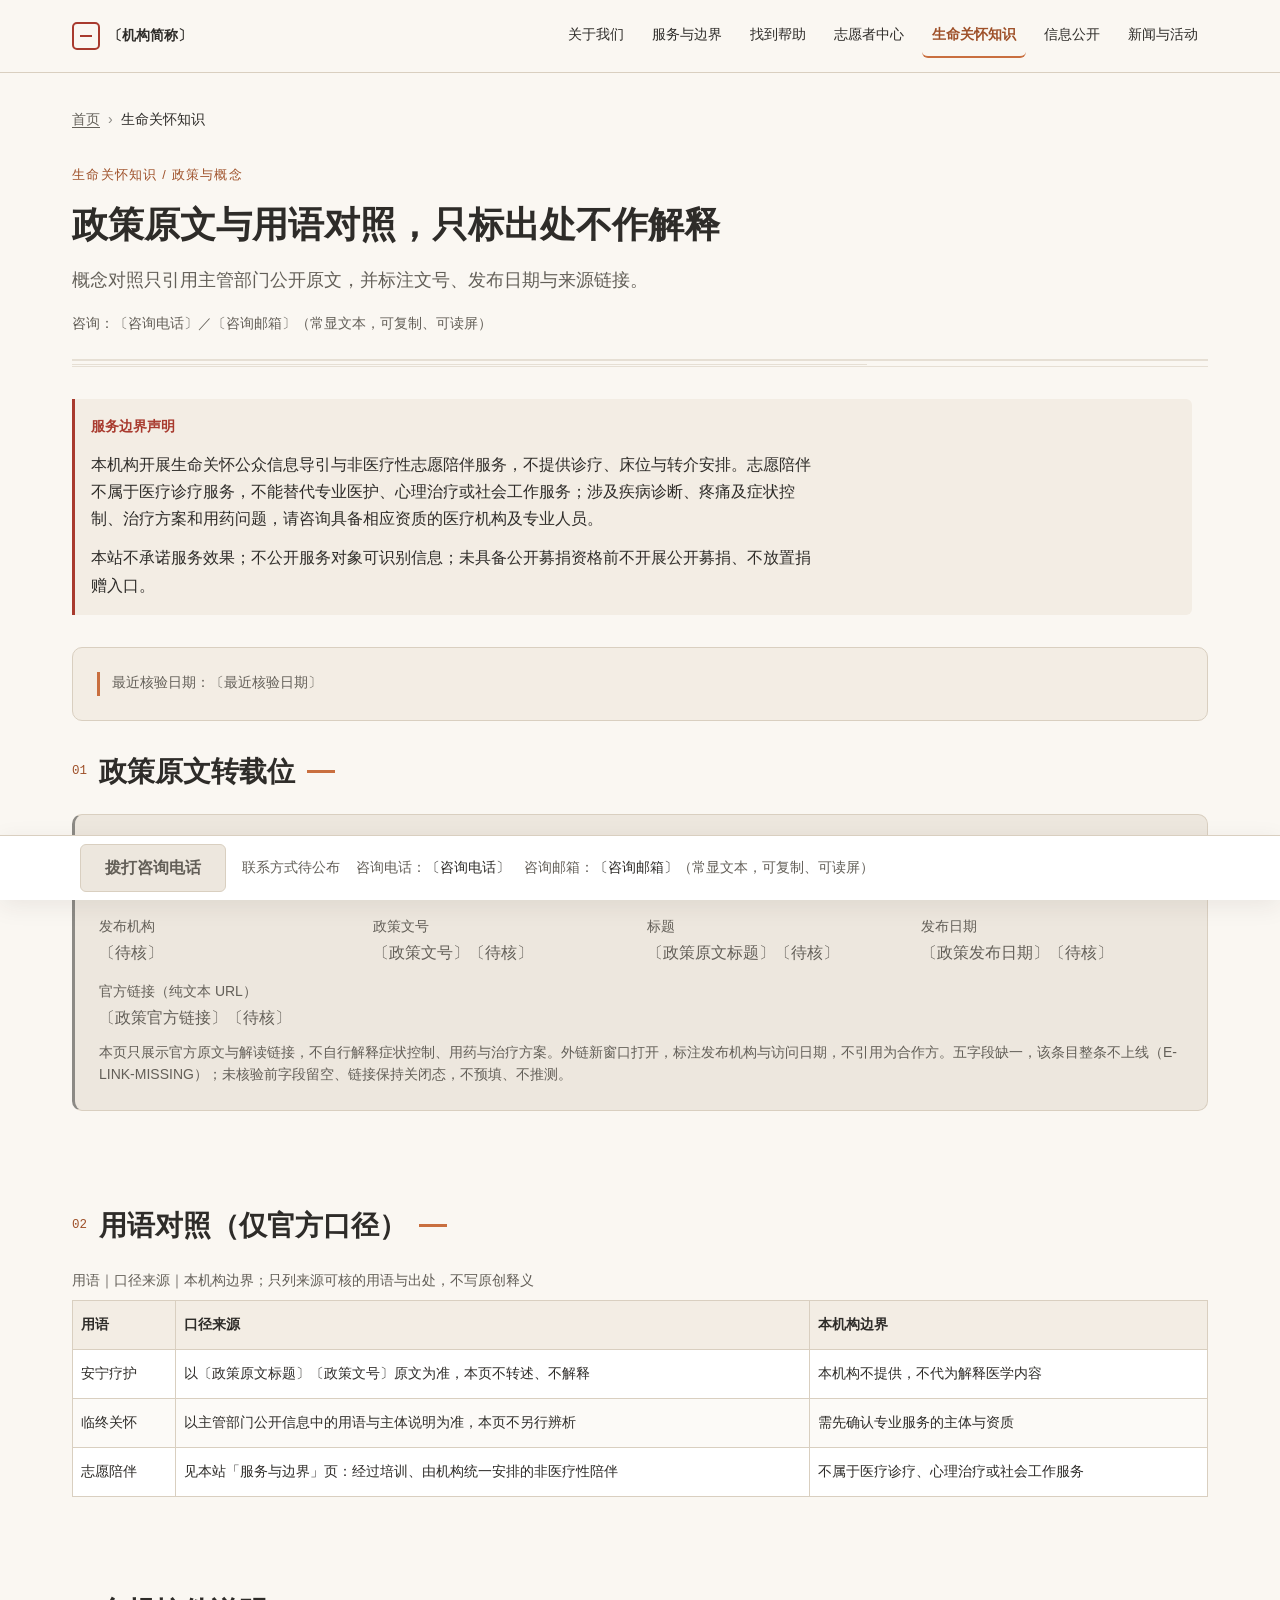
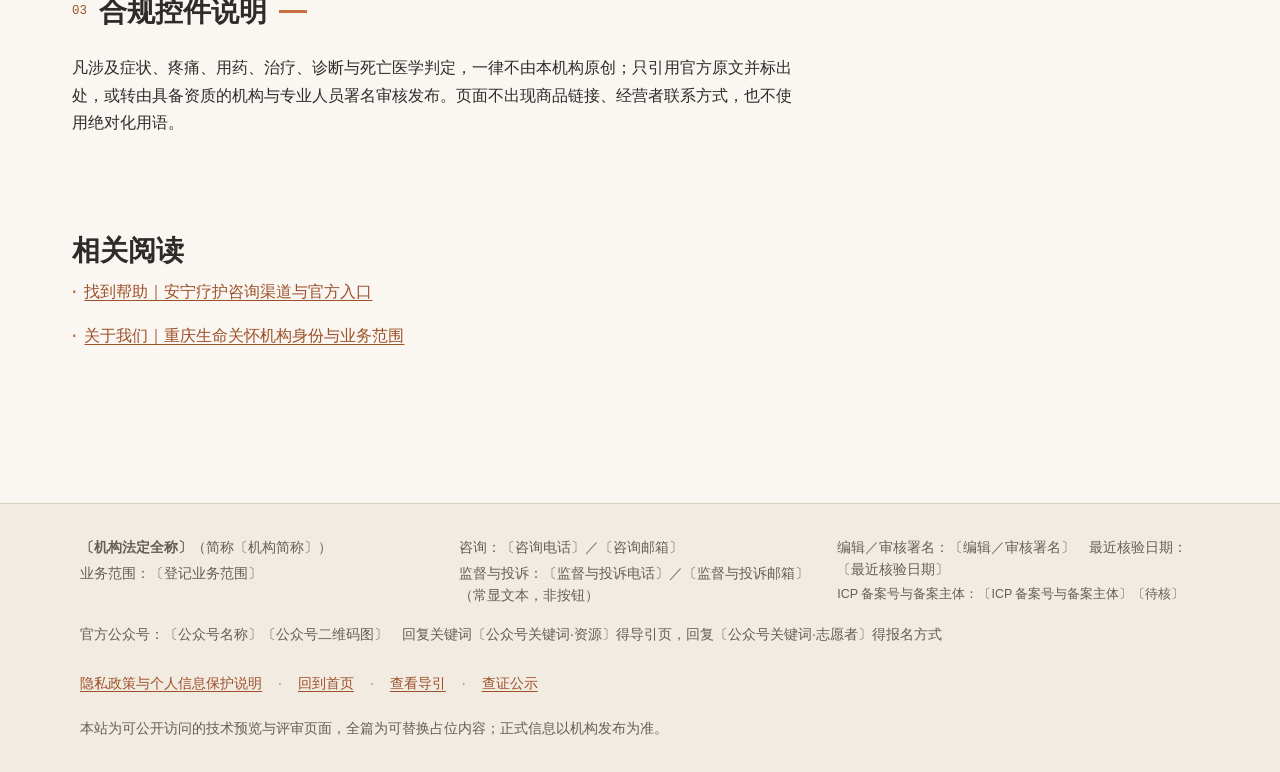
<file: knowledge/index.html>
<!DOCTYPE html>
<html lang="zh-CN">
<head>
<meta charset="utf-8">
<meta name="viewport" content="width=device-width, initial-scale=1">
<meta name="robots" content="noindex, nofollow">
<title>生命关怀知识｜安宁疗护政策原文与用语对照</title>
<meta name="description" content="安宁疗护政策原文与用语对照只引用主管部门公开文件，标注文号、发布日期与来源链接，不由本机构自行解释症状、用药与治疗方案。每条对照附本机构边界一列，便于分清该找谁。">
<meta property="og:type" content="website">
<meta property="og:title" content="生命关怀知识｜安宁疗护政策原文与用语对照">
<meta property="og:description" content="安宁疗护政策原文与用语对照只引用主管部门公开文件，标注文号、发布日期与来源链接，不由本机构自行解释症状、用药与治疗方案。每条对照附本机构边界一列，便于分清该找谁。">
<link rel="icon" type="image/svg+xml" href="../assets/favicon.svg">
<link rel="stylesheet" href="../assets/styles.css">
<script src="../assets/script.js" defer></script>
</head>
<body id="top">
<a class="skip-link" href="#main">跳到主要内容</a>

<header class="site-header">
  <div class="wrap header-inner">
    <a class="brand" href="../index.html"><span class="brand-mark" aria-hidden="true"></span><span class="brand-name">〔机构简称〕</span></a>
    <nav class="nav-desktop" aria-label="主导航">
      <ul>
        <li><a href="../about/index.html">关于我们</a></li>
        <li><a href="../services/index.html">服务与边界</a></li>
        <li><a href="../help/index.html">找到帮助</a></li>
        <li><a href="../volunteer/index.html">志愿者中心</a></li>
        <li><a href="../knowledge/index.html" aria-current="page">生命关怀知识</a></li>
        <li><a href="../disclosure/index.html">信息公开</a></li>
        <li><a href="../index.html#news">新闻与活动</a></li>
      </ul>
    </nav>
    <details class="nav-drawer">
      <summary aria-label="打开导航菜单"><span class="hamb" aria-hidden="true"><span></span></span><span>菜单</span></summary>
      <nav class="drawer-panel" aria-label="移动导航">
        <a href="../about/index.html">关于我们</a>
        <a href="../services/index.html">服务与边界</a>
        <a href="../help/index.html">找到帮助</a>
        <a href="../volunteer/index.html">志愿者中心</a>
        <a href="../knowledge/index.html" aria-current="page">生命关怀知识</a>
        <a href="../disclosure/index.html">信息公开</a>
        <a href="../index.html#news">新闻与活动</a>
        <a class="drawer-legal" href="../privacy/index.html">隐私政策与个人信息保护说明</a>
      </nav>
    </details>
  </div>
</header>

<main id="main">
  <div class="wrap">
    <nav class="breadcrumb" aria-label="面包屑"><ol><li><a href="../index.html">首页</a></li><li aria-current="page">生命关怀知识</li></ol></nav>

    <div class="page-head">
      <p class="eyebrow">生命关怀知识 / 政策与概念</p>
      <h1>政策原文与用语对照，只标出处不作解释</h1>
      <p class="lead">概念对照只引用主管部门公开原文，并标注文号、发布日期与来源链接。</p>
      <p class="contact-line">咨询：<span class="mono">〔咨询电话〕</span>／<span class="mono">〔咨询邮箱〕</span>（常显文本，可复制、可读屏）</p>
      <div class="rule-scene" aria-hidden="true" focusable="false"></div>
    </div>

    <aside class="r01" data-r01 aria-label="服务边界声明">
      <p class="r01-title">服务边界声明</p>
      <p>本机构开展生命关怀公众信息导引与非医疗性志愿陪伴服务，不提供诊疗、床位与转介安排。志愿陪伴不属于医疗诊疗服务，不能替代专业医护、心理治疗或社会工作服务；涉及疾病诊断、疼痛及症状控制、治疗方案和用药问题，请咨询具备相应资质的医疗机构及专业人员。</p>
      <p>本站不承诺服务效果；不公开服务对象可识别信息；未具备公开募捐资格前不开展公开募捐、不放置捐赠入口。</p>
    </aside>

    <section class="info-card" aria-label="可查证标记"><p class="verify">最近核验日期：<span class="mono">〔最近核验日期〕</span></p></section>

    <section class="section" aria-labelledby="h-policy">
      <div class="section-title"><span class="num">01</span><h2 id="h-policy">政策原文转载位</h2><span class="bar" aria-hidden="true"></span></div>
      <div class="card stale">
        <span class="tag-pill tag-warn">〔待核〕</span>
        <p class="contact-line mt-3">该条目五字段未齐备，整条暂不上线；当前只以纯文本列出字段与占位状态，不做可点击外链。</p>
        <div class="field-grid cols-4">
          <dl><dt>发布机构</dt><dd class="ph">〔待核〕</dd></dl>
          <dl><dt>政策文号</dt><dd class="ph">〔政策文号〕〔待核〕</dd></dl>
          <dl><dt>标题</dt><dd class="ph">〔政策原文标题〕〔待核〕</dd></dl>
          <dl><dt>发布日期</dt><dd class="ph">〔政策发布日期〕〔待核〕</dd></dl>
          <dl><dt>官方链接（纯文本 URL）</dt><dd class="ph">〔政策官方链接〕〔待核〕</dd></dl>
        </div>
        <p class="contact-line">本页只展示官方原文与解读链接，不自行解释症状控制、用药与治疗方案。外链新窗口打开，标注发布机构与访问日期，不引用为合作方。五字段缺一，该条目整条不上线（E-LINK-MISSING）；未核验前字段留空、链接保持关闭态，不预填、不推测。</p>
      </div>
    </section>

    <section class="section" aria-labelledby="h-glossary">
      <div class="section-title"><span class="num">02</span><h2 id="h-glossary">用语对照（仅官方口径）</h2><span class="bar" aria-hidden="true"></span></div>
      <div class="table-wrap">
        <table class="responsive">
          <caption>用语｜口径来源｜本机构边界；只列来源可核的用语与出处，不写原创释义</caption>
          <thead><tr><th scope="col">用语</th><th scope="col">口径来源</th><th scope="col">本机构边界</th></tr></thead>
          <tbody>
            <tr><td data-label="用语">安宁疗护</td><td data-label="口径来源">以〔政策原文标题〕〔政策文号〕原文为准，本页不转述、不解释</td><td data-label="本机构边界">本机构不提供，不代为解释医学内容</td></tr>
            <tr><td data-label="用语">临终关怀</td><td data-label="口径来源">以主管部门公开信息中的用语与主体说明为准，本页不另行辨析</td><td data-label="本机构边界">需先确认专业服务的主体与资质</td></tr>
            <tr><td data-label="用语">志愿陪伴</td><td data-label="口径来源">见本站「服务与边界」页：经过培训、由机构统一安排的非医疗性陪伴</td><td data-label="本机构边界">不属于医疗诊疗、心理治疗或社会工作服务</td></tr>
          </tbody>
        </table>
      </div>
    </section>

    <section class="section prose" aria-labelledby="h-compliance">
      <div class="section-title"><span class="num">03</span><h2 id="h-compliance">合规控件说明</h2><span class="bar" aria-hidden="true"></span></div>
      <p>凡涉及症状、疼痛、用药、治疗、诊断与死亡医学判定，一律不由本机构原创；只引用官方原文并标出处，或转由具备资质的机构与专业人员署名审核发布。页面不出现商品链接、经营者联系方式，也不使用绝对化用语。</p>
    </section>

    <section class="related" aria-labelledby="h-related">
      <h2 id="h-related">相关阅读</h2>
      <ul>
        <li><a class="textlink" href="../help/index.html">找到帮助｜安宁疗护咨询渠道与官方入口</a></li>
        <li><a class="textlink" href="../about/index.html">关于我们｜重庆生命关怀机构身份与业务范围</a></li>
      </ul>
    </section>
  </div>

  <div class="cta-dock" data-cta-dock>
    <div class="cta-dock-inner">
      <a class="btn btn-primary" data-main-cta="c1" href="tel:〔咨询电话〕" aria-disabled="true" tabindex="-1">拨打咨询电话</a>
      <span class="cta-reason" data-cta-reason>联系方式待公布</span>
      <p class="cta-contact">咨询电话：<span class="mono">〔咨询电话〕</span>　咨询邮箱：<span class="mono">〔咨询邮箱〕</span>（常显文本，可复制、可读屏）</p>
    </div>
  </div>
</main>

<footer class="site-footer">
  <div class="footer-inner">
    <div class="footer-grid">
      <div>
        <p><strong>〔机构法定全称〕</strong>（简称〔机构简称〕）</p>
        <p>业务范围：〔登记业务范围〕</p>
      </div>
      <div>
        <p>咨询：〔咨询电话〕／〔咨询邮箱〕</p>
        <p>监督与投诉：〔监督与投诉电话〕／〔监督与投诉邮箱〕（常显文本，非按钮）</p>
      </div>
      <div>
        <p>编辑／审核署名：〔编辑／审核署名〕　最近核验日期：〔最近核验日期〕</p>
        <p class="footer-filing">ICP 备案号与备案主体：〔ICP 备案号与备案主体〕〔待核〕</p>
      </div>
    </div>
    <p class="footer-wechat">官方公众号：〔公众号名称〕〔公众号二维码图〕　回复关键词〔公众号关键词·资源〕得导引页，回复〔公众号关键词·志愿者〕得报名方式</p>
    <nav class="footer-links" aria-label="页脚导航">
      <a href="../privacy/index.html">隐私政策与个人信息保护说明</a><span class="sep">·</span>
      <a href="../index.html">回到首页</a><span class="sep">·</span>
      <a href="../help/index.html">查看导引</a><span class="sep">·</span>
      <a href="../disclosure/index.html">查证公示</a>
    </nav>
    <p class="footer-preview">本站为可公开访问的技术预览与评审页面，全篇为可替换占位内容；正式信息以机构发布为准。</p>
  </div>
</footer>

<a class="to-top" href="#top" data-to-top aria-label="返回页面顶部" hidden>↑</a>
</body>
</html>
</file>
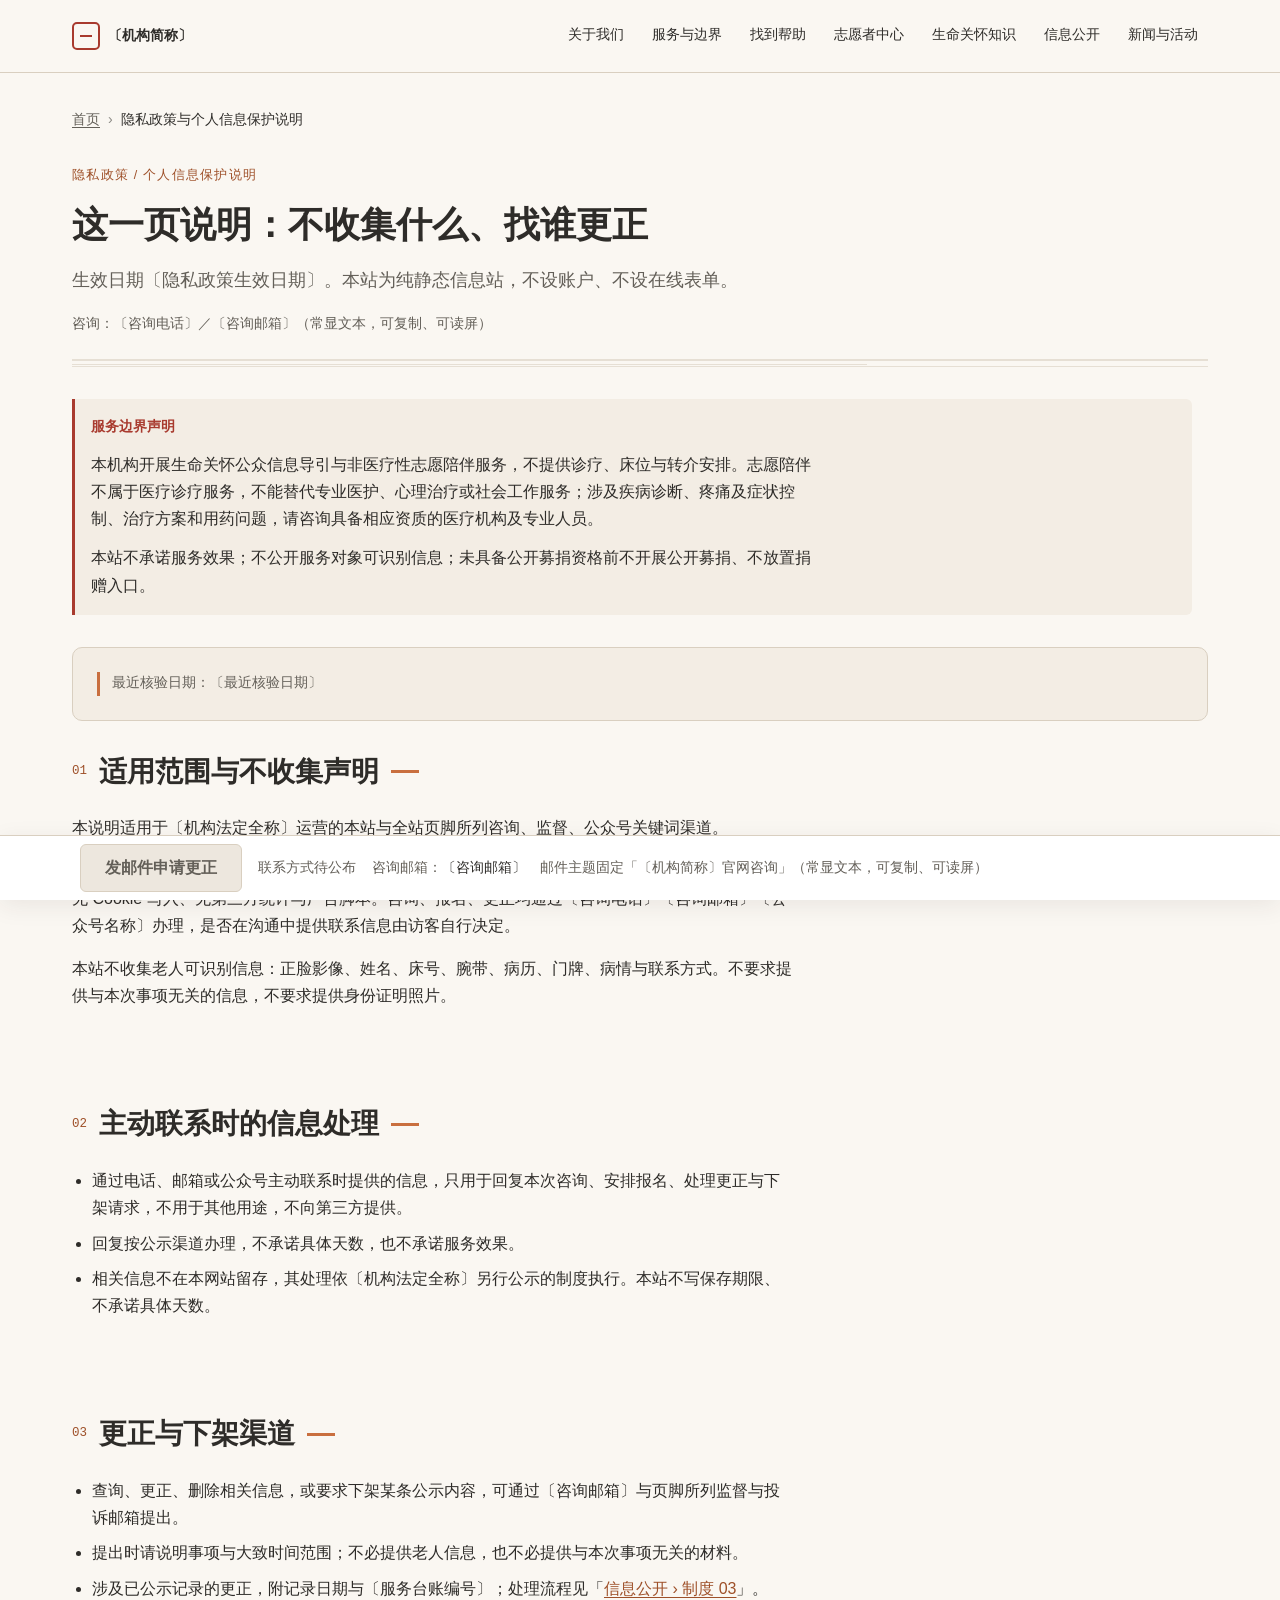
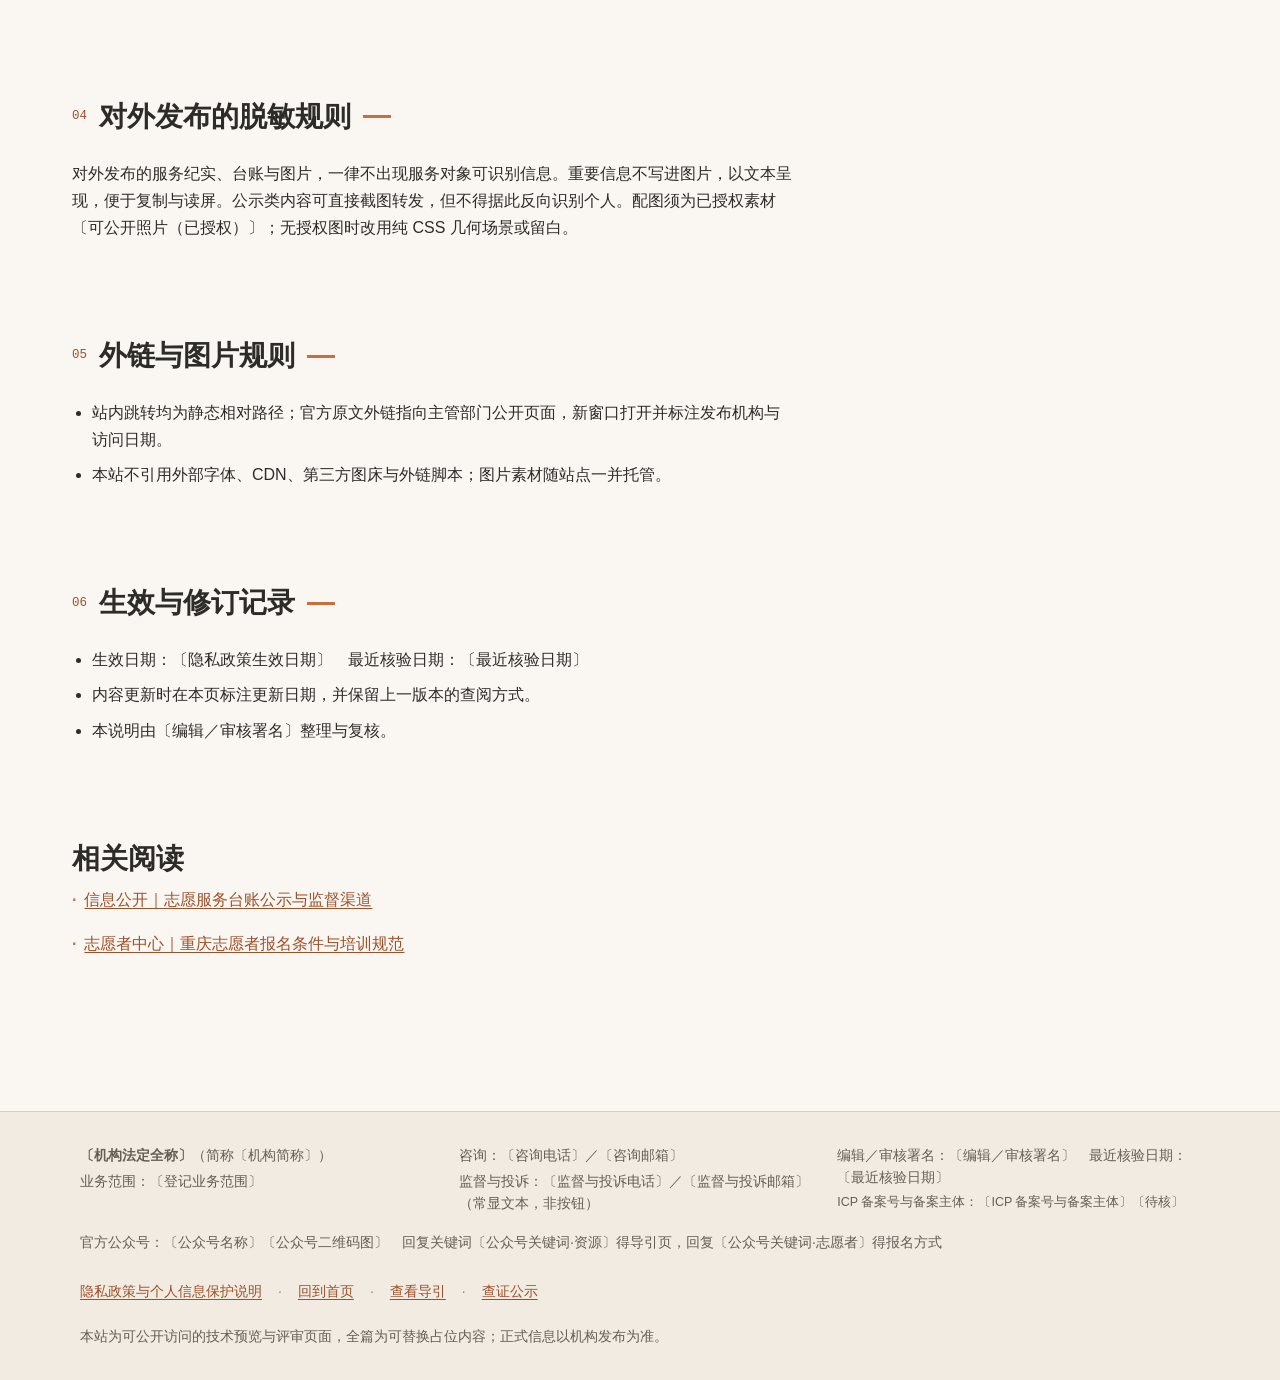
<file: privacy/index.html>
<!DOCTYPE html>
<html lang="zh-CN">
<head>
<meta charset="utf-8">
<meta name="viewport" content="width=device-width, initial-scale=1">
<meta name="robots" content="noindex, nofollow">
<title>隐私政策｜个人信息保护说明与更正渠道</title>
<meta name="description" content="个人信息保护说明写清本站不收集什么、通过哪些渠道联系、找谁更正与下架。本站无在线表单与账户系统，不收集老人可识别信息；咨询与报名通过电话、邮箱和公众号关键词办理。">
<meta property="og:type" content="website">
<meta property="og:title" content="隐私政策｜个人信息保护说明与更正渠道">
<meta property="og:description" content="个人信息保护说明写清本站不收集什么、通过哪些渠道联系、找谁更正与下架。本站无在线表单与账户系统，不收集老人可识别信息；咨询与报名通过电话、邮箱和公众号关键词办理。">
<link rel="icon" type="image/svg+xml" href="../assets/favicon.svg">
<link rel="stylesheet" href="../assets/styles.css">
<script src="../assets/script.js" defer></script>
</head>
<body id="top">
<a class="skip-link" href="#main">跳到主要内容</a>

<header class="site-header">
  <div class="wrap header-inner">
    <a class="brand" href="../index.html"><span class="brand-mark" aria-hidden="true"></span><span class="brand-name">〔机构简称〕</span></a>
    <nav class="nav-desktop" aria-label="主导航">
      <ul>
        <li><a href="../about/index.html">关于我们</a></li>
        <li><a href="../services/index.html">服务与边界</a></li>
        <li><a href="../help/index.html">找到帮助</a></li>
        <li><a href="../volunteer/index.html">志愿者中心</a></li>
        <li><a href="../knowledge/index.html">生命关怀知识</a></li>
        <li><a href="../disclosure/index.html">信息公开</a></li>
        <li><a href="../index.html#news">新闻与活动</a></li>
      </ul>
    </nav>
    <details class="nav-drawer">
      <summary aria-label="打开导航菜单"><span class="hamb" aria-hidden="true"><span></span></span><span>菜单</span></summary>
      <nav class="drawer-panel" aria-label="移动导航">
        <a href="../about/index.html">关于我们</a>
        <a href="../services/index.html">服务与边界</a>
        <a href="../help/index.html">找到帮助</a>
        <a href="../volunteer/index.html">志愿者中心</a>
        <a href="../knowledge/index.html">生命关怀知识</a>
        <a href="../disclosure/index.html">信息公开</a>
        <a href="../index.html#news">新闻与活动</a>
        <a class="drawer-legal" href="../privacy/index.html">隐私政策与个人信息保护说明</a>
      </nav>
    </details>
  </div>
</header>

<main id="main">
  <div class="wrap">
    <nav class="breadcrumb" aria-label="面包屑"><ol><li><a href="../index.html">首页</a></li><li aria-current="page">隐私政策与个人信息保护说明</li></ol></nav>

    <div class="page-head">
      <p class="eyebrow">隐私政策 / 个人信息保护说明</p>
      <h1>这一页说明：不收集什么、找谁更正</h1>
      <p class="lead">生效日期〔隐私政策生效日期〕。本站为纯静态信息站，不设账户、不设在线表单。</p>
      <p class="contact-line">咨询：<span class="mono">〔咨询电话〕</span>／<span class="mono">〔咨询邮箱〕</span>（常显文本，可复制、可读屏）</p>
      <div class="rule-scene" aria-hidden="true" focusable="false"></div>
    </div>

    <aside class="r01" data-r01 aria-label="服务边界声明">
      <p class="r01-title">服务边界声明</p>
      <p>本机构开展生命关怀公众信息导引与非医疗性志愿陪伴服务，不提供诊疗、床位与转介安排。志愿陪伴不属于医疗诊疗服务，不能替代专业医护、心理治疗或社会工作服务；涉及疾病诊断、疼痛及症状控制、治疗方案和用药问题，请咨询具备相应资质的医疗机构及专业人员。</p>
      <p>本站不承诺服务效果；不公开服务对象可识别信息；未具备公开募捐资格前不开展公开募捐、不放置捐赠入口。</p>
    </aside>

    <section class="info-card" aria-label="可查证标记"><p class="verify">最近核验日期：<span class="mono">〔最近核验日期〕</span></p></section>

    <section class="section prose" aria-labelledby="h-scope">
      <div class="section-title"><span class="num">01</span><h2 id="h-scope">适用范围与不收集声明</h2><span class="bar" aria-hidden="true"></span></div>
      <p>本说明适用于〔机构法定全称〕运营的本站与全站页脚所列咨询、监督、公众号关键词渠道。</p>
      <p>本站页面不收集、不存储个人信息：无注册、无登录、无在线表单、无站内检索日志、无留言与评论、无 Cookie 写入、无第三方统计与广告脚本。咨询、报名、更正均通过〔咨询电话〕〔咨询邮箱〕〔公众号名称〕办理，是否在沟通中提供联系信息由访客自行决定。</p>
      <p>本站不收集老人可识别信息：正脸影像、姓名、床号、腕带、病历、门牌、病情与联系方式。不要求提供与本次事项无关的信息，不要求提供身份证明照片。</p>
    </section>

    <section class="section prose" aria-labelledby="h-contact-info">
      <div class="section-title"><span class="num">02</span><h2 id="h-contact-info">主动联系时的信息处理</h2><span class="bar" aria-hidden="true"></span></div>
      <ul>
        <li>通过电话、邮箱或公众号主动联系时提供的信息，只用于回复本次咨询、安排报名、处理更正与下架请求，不用于其他用途，不向第三方提供。</li>
        <li>回复按公示渠道办理，不承诺具体天数，也不承诺服务效果。</li>
        <li>相关信息不在本网站留存，其处理依〔机构法定全称〕另行公示的制度执行。本站不写保存期限、不承诺具体天数。</li>
      </ul>
    </section>

    <section class="section prose" aria-labelledby="h-correct">
      <div class="section-title"><span class="num">03</span><h2 id="h-correct">更正与下架渠道</h2><span class="bar" aria-hidden="true"></span></div>
      <ul>
        <li>查询、更正、删除相关信息，或要求下架某条公示内容，可通过〔咨询邮箱〕与页脚所列监督与投诉邮箱提出。</li>
        <li>提出时请说明事项与大致时间范围；不必提供老人信息，也不必提供与本次事项无关的材料。</li>
        <li>涉及已公示记录的更正，附记录日期与〔服务台账编号〕；处理流程见「<a class="textlink" href="../disclosure/index.html">信息公开 › 制度 03</a>」。</li>
      </ul>
    </section>

    <section class="section prose" aria-labelledby="h-desensitize">
      <div class="section-title"><span class="num">04</span><h2 id="h-desensitize">对外发布的脱敏规则</h2><span class="bar" aria-hidden="true"></span></div>
      <p>对外发布的服务纪实、台账与图片，一律不出现服务对象可识别信息。重要信息不写进图片，以文本呈现，便于复制与读屏。公示类内容可直接截图转发，但不得据此反向识别个人。配图须为已授权素材〔可公开照片（已授权）〕；无授权图时改用纯 CSS 几何场景或留白。</p>
    </section>

    <section class="section prose" aria-labelledby="h-links">
      <div class="section-title"><span class="num">05</span><h2 id="h-links">外链与图片规则</h2><span class="bar" aria-hidden="true"></span></div>
      <ul>
        <li>站内跳转均为静态相对路径；官方原文外链指向主管部门公开页面，新窗口打开并标注发布机构与访问日期。</li>
        <li>本站不引用外部字体、CDN、第三方图床与外链脚本；图片素材随站点一并托管。</li>
      </ul>
    </section>

    <section class="section prose" aria-labelledby="h-revision">
      <div class="section-title"><span class="num">06</span><h2 id="h-revision">生效与修订记录</h2><span class="bar" aria-hidden="true"></span></div>
      <ul>
        <li>生效日期：〔隐私政策生效日期〕　最近核验日期：〔最近核验日期〕</li>
        <li>内容更新时在本页标注更新日期，并保留上一版本的查阅方式。</li>
        <li>本说明由〔编辑／审核署名〕整理与复核。</li>
      </ul>
    </section>

    <section class="related" aria-labelledby="h-related">
      <h2 id="h-related">相关阅读</h2>
      <ul>
        <li><a class="textlink" href="../disclosure/index.html">信息公开｜志愿服务台账公示与监督渠道</a></li>
        <li><a class="textlink" href="../volunteer/index.html">志愿者中心｜重庆志愿者报名条件与培训规范</a></li>
      </ul>
    </section>
  </div>

  <div class="cta-dock" data-cta-dock>
    <div class="cta-dock-inner">
      <a class="btn btn-primary" data-main-cta="c2" href="mailto:〔咨询邮箱〕?subject=〔机构简称〕官网咨询" aria-disabled="true" tabindex="-1">发邮件申请更正</a>
      <span class="cta-reason" data-cta-reason>联系方式待公布</span>
      <p class="cta-contact">咨询邮箱：<span class="mono">〔咨询邮箱〕</span>　邮件主题固定「〔机构简称〕官网咨询」（常显文本，可复制、可读屏）</p>
    </div>
  </div>
</main>

<footer class="site-footer">
  <div class="footer-inner">
    <div class="footer-grid">
      <div>
        <p><strong>〔机构法定全称〕</strong>（简称〔机构简称〕）</p>
        <p>业务范围：〔登记业务范围〕</p>
      </div>
      <div>
        <p>咨询：〔咨询电话〕／〔咨询邮箱〕</p>
        <p>监督与投诉：〔监督与投诉电话〕／〔监督与投诉邮箱〕（常显文本，非按钮）</p>
      </div>
      <div>
        <p>编辑／审核署名：〔编辑／审核署名〕　最近核验日期：〔最近核验日期〕</p>
        <p class="footer-filing">ICP 备案号与备案主体：〔ICP 备案号与备案主体〕〔待核〕</p>
      </div>
    </div>
    <p class="footer-wechat">官方公众号：〔公众号名称〕〔公众号二维码图〕　回复关键词〔公众号关键词·资源〕得导引页，回复〔公众号关键词·志愿者〕得报名方式</p>
    <nav class="footer-links" aria-label="页脚导航">
      <a href="../privacy/index.html">隐私政策与个人信息保护说明</a><span class="sep">·</span>
      <a href="../index.html">回到首页</a><span class="sep">·</span>
      <a href="../help/index.html">查看导引</a><span class="sep">·</span>
      <a href="../disclosure/index.html">查证公示</a>
    </nav>
    <p class="footer-preview">本站为可公开访问的技术预览与评审页面，全篇为可替换占位内容；正式信息以机构发布为准。</p>
  </div>
</footer>

<a class="to-top" href="#top" data-to-top aria-label="返回页面顶部" hidden>↑</a>
</body>
</html>
</file>
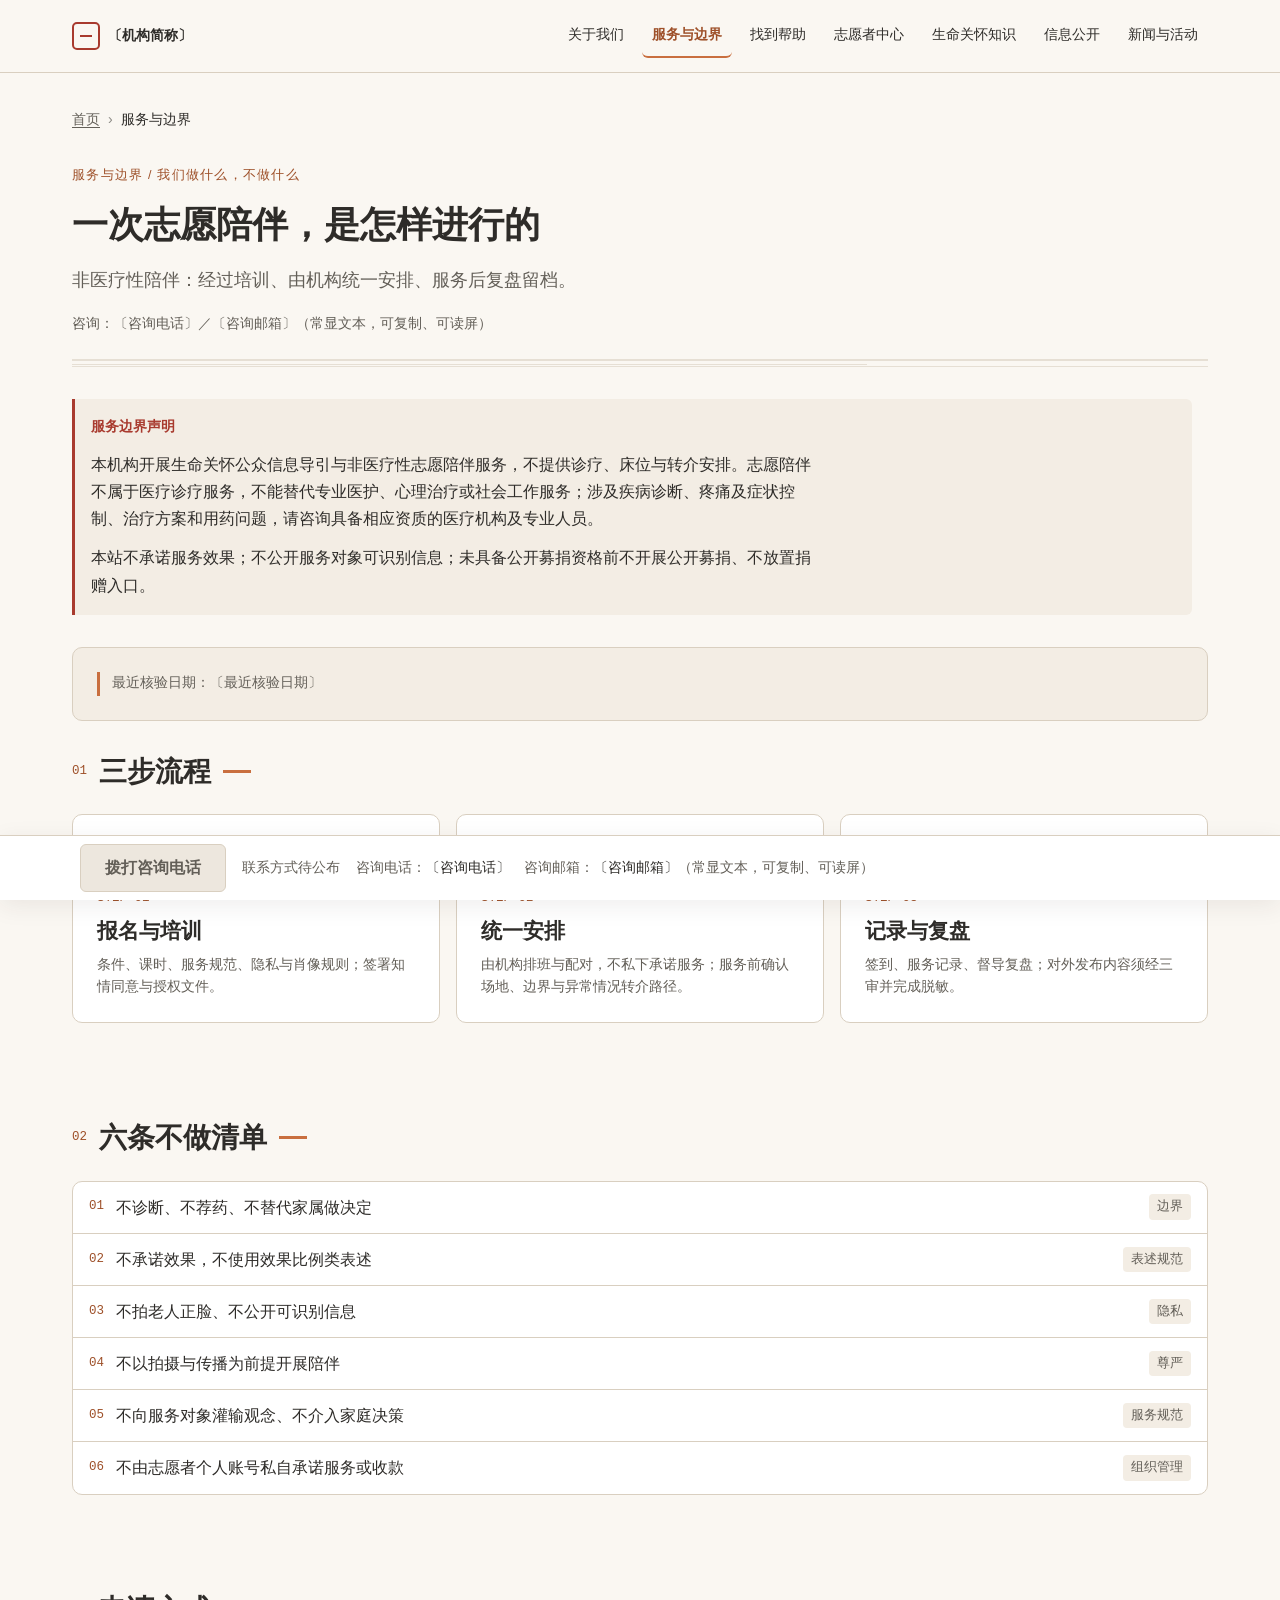
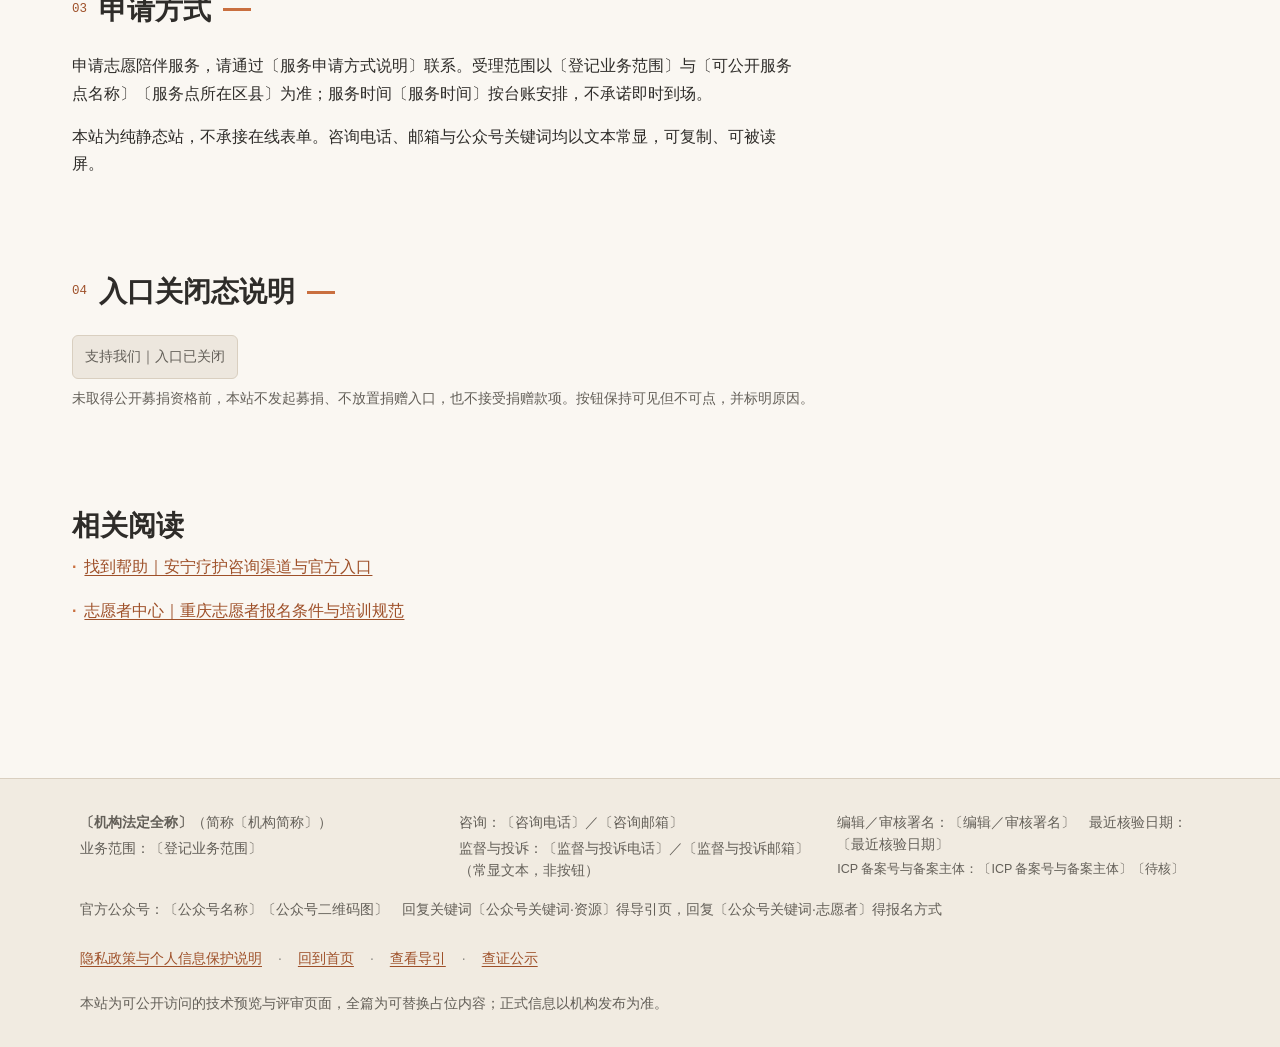
<file: services/index.html>
<!DOCTYPE html>
<html lang="zh-CN">
<head>
<meta charset="utf-8">
<meta name="viewport" content="width=device-width, initial-scale=1">
<meta name="robots" content="noindex, nofollow">
<title>服务与边界｜志愿陪伴服务内容与六条不做</title>
<meta name="description" content="志愿陪伴服务内容写成可引用的一页：三步流程、六条不做、统一边界声明逐条列明。合作方对接前先看边界，家属申请前先分清医疗照护与非医疗性陪伴，不必先提供老人可识别信息。">
<meta property="og:type" content="website">
<meta property="og:title" content="服务与边界｜志愿陪伴服务内容与六条不做">
<meta property="og:description" content="志愿陪伴服务内容写成可引用的一页：三步流程、六条不做、统一边界声明逐条列明。合作方对接前先看边界，家属申请前先分清医疗照护与非医疗性陪伴，不必先提供老人可识别信息。">
<link rel="icon" type="image/svg+xml" href="../assets/favicon.svg">
<link rel="stylesheet" href="../assets/styles.css">
<script src="../assets/script.js" defer></script>
</head>
<body id="top">
<a class="skip-link" href="#main">跳到主要内容</a>

<header class="site-header">
  <div class="wrap header-inner">
    <a class="brand" href="../index.html"><span class="brand-mark" aria-hidden="true"></span><span class="brand-name">〔机构简称〕</span></a>
    <nav class="nav-desktop" aria-label="主导航">
      <ul>
        <li><a href="../about/index.html">关于我们</a></li>
        <li><a href="../services/index.html" aria-current="page">服务与边界</a></li>
        <li><a href="../help/index.html">找到帮助</a></li>
        <li><a href="../volunteer/index.html">志愿者中心</a></li>
        <li><a href="../knowledge/index.html">生命关怀知识</a></li>
        <li><a href="../disclosure/index.html">信息公开</a></li>
        <li><a href="../index.html#news">新闻与活动</a></li>
      </ul>
    </nav>
    <details class="nav-drawer">
      <summary aria-label="打开导航菜单"><span class="hamb" aria-hidden="true"><span></span></span><span>菜单</span></summary>
      <nav class="drawer-panel" aria-label="移动导航">
        <a href="../about/index.html">关于我们</a>
        <a href="../services/index.html" aria-current="page">服务与边界</a>
        <a href="../help/index.html">找到帮助</a>
        <a href="../volunteer/index.html">志愿者中心</a>
        <a href="../knowledge/index.html">生命关怀知识</a>
        <a href="../disclosure/index.html">信息公开</a>
        <a href="../index.html#news">新闻与活动</a>
        <a class="drawer-legal" href="../privacy/index.html">隐私政策与个人信息保护说明</a>
      </nav>
    </details>
  </div>
</header>

<main id="main">
  <div class="wrap">
    <nav class="breadcrumb" aria-label="面包屑"><ol><li><a href="../index.html">首页</a></li><li aria-current="page">服务与边界</li></ol></nav>

    <div class="page-head">
      <p class="eyebrow">服务与边界 / 我们做什么，不做什么</p>
      <h1>一次志愿陪伴，是怎样进行的</h1>
      <p class="lead">非医疗性陪伴：经过培训、由机构统一安排、服务后复盘留档。</p>
      <p class="contact-line">咨询：<span class="mono">〔咨询电话〕</span>／<span class="mono">〔咨询邮箱〕</span>（常显文本，可复制、可读屏）</p>
      <div class="rule-scene" aria-hidden="true" focusable="false"></div>
    </div>

    <aside class="r01" data-r01 aria-label="服务边界声明">
      <p class="r01-title">服务边界声明</p>
      <p>本机构开展生命关怀公众信息导引与非医疗性志愿陪伴服务，不提供诊疗、床位与转介安排。志愿陪伴不属于医疗诊疗服务，不能替代专业医护、心理治疗或社会工作服务；涉及疾病诊断、疼痛及症状控制、治疗方案和用药问题，请咨询具备相应资质的医疗机构及专业人员。</p>
      <p>本站不承诺服务效果；不公开服务对象可识别信息；未具备公开募捐资格前不开展公开募捐、不放置捐赠入口。</p>
    </aside>

    <section class="info-card" aria-label="可查证标记"><p class="verify">最近核验日期：<span class="mono">〔最近核验日期〕</span></p></section>

    <section class="section" aria-labelledby="h-steps">
      <div class="section-title"><span class="num">01</span><h2 id="h-steps">三步流程</h2><span class="bar" aria-hidden="true"></span></div>
      <div class="card-grid cols-3">
        <article class="card">
          <span class="icon" aria-hidden="true" focusable="false"><svg aria-hidden="true" focusable="false" viewBox="0 0 24 24" fill="none" stroke="currentColor" stroke-width="1.5"><rect x="5" y="3" width="14" height="18" rx="1"/><line x1="8" y1="8" x2="16" y2="8"/><line x1="8" y1="12" x2="16" y2="12"/><line x1="8" y1="16" x2="13" y2="16"/></svg></span>
          <p class="card-num">STEP 01</p>
          <h3>报名与培训</h3>
          <p>条件、课时、服务规范、隐私与肖像规则；签署知情同意与授权文件。</p>
        </article>
        <article class="card">
          <span class="icon" aria-hidden="true" focusable="false"><svg aria-hidden="true" focusable="false" viewBox="0 0 24 24" fill="none" stroke="currentColor" stroke-width="1.5"><rect x="4" y="5" width="16" height="16" rx="1"/><line x1="4" y1="10" x2="20" y2="10"/><line x1="10" y1="10" x2="10" y2="21"/><line x1="16" y1="14" x2="16" y2="17"/></svg></span>
          <p class="card-num">STEP 02</p>
          <h3>统一安排</h3>
          <p>由机构排班与配对，不私下承诺服务；服务前确认场地、边界与异常情况转介路径。</p>
        </article>
        <article class="card">
          <span class="icon" aria-hidden="true" focusable="false"><svg aria-hidden="true" focusable="false" viewBox="0 0 24 24" fill="none" stroke="currentColor" stroke-width="1.5"><path d="M6 3h12v18l-3-2-3 2-3-2-3 2z"/><line x1="9" y1="8" x2="15" y2="8"/><line x1="9" y1="12" x2="15" y2="12"/></svg></span>
          <p class="card-num">STEP 03</p>
          <h3>记录与复盘</h3>
          <p>签到、服务记录、督导复盘；对外发布内容须经三审并完成脱敏。</p>
        </article>
      </div>
    </section>

    <section class="section" aria-labelledby="h-nolist">
      <div class="section-title"><span class="num">02</span><h2 id="h-nolist">六条不做清单</h2><span class="bar" aria-hidden="true"></span></div>
      <div class="no-list">
        <div class="row"><span class="n">01</span><span class="txt">不诊断、不荐药、不替代家属做决定</span><span class="tag">边界</span></div>
        <div class="row"><span class="n">02</span><span class="txt">不承诺效果，不使用效果比例类表述</span><span class="tag">表述规范</span></div>
        <div class="row"><span class="n">03</span><span class="txt">不拍老人正脸、不公开可识别信息</span><span class="tag">隐私</span></div>
        <div class="row"><span class="n">04</span><span class="txt">不以拍摄与传播为前提开展陪伴</span><span class="tag">尊严</span></div>
        <div class="row"><span class="n">05</span><span class="txt">不向服务对象灌输观念、不介入家庭决策</span><span class="tag">服务规范</span></div>
        <div class="row"><span class="n">06</span><span class="txt">不由志愿者个人账号私自承诺服务或收款</span><span class="tag">组织管理</span></div>
      </div>
    </section>

    <section class="section prose" aria-labelledby="h-apply">
      <div class="section-title"><span class="num">03</span><h2 id="h-apply">申请方式</h2><span class="bar" aria-hidden="true"></span></div>
      <p>申请志愿陪伴服务，请通过〔服务申请方式说明〕联系。受理范围以〔登记业务范围〕与〔可公开服务点名称〕〔服务点所在区县〕为准；服务时间〔服务时间〕按台账安排，不承诺即时到场。</p>
      <p>本站为纯静态站，不承接在线表单。咨询电话、邮箱与公众号关键词均以文本常显，可复制、可被读屏。</p>
    </section>

    <section class="section" aria-labelledby="h-closed">
      <div class="section-title"><span class="num">04</span><h2 id="h-closed">入口关闭态说明</h2><span class="bar" aria-hidden="true"></span></div>
      <span class="off-state" aria-disabled="true" tabindex="-1">支持我们｜入口已关闭</span>
      <p class="off-reason">未取得公开募捐资格前，本站不发起募捐、不放置捐赠入口，也不接受捐赠款项。按钮保持可见但不可点，并标明原因。</p>
    </section>

    <section class="related" aria-labelledby="h-related">
      <h2 id="h-related">相关阅读</h2>
      <ul>
        <li><a class="textlink" href="../help/index.html">找到帮助｜安宁疗护咨询渠道与官方入口</a></li>
        <li><a class="textlink" href="../volunteer/index.html">志愿者中心｜重庆志愿者报名条件与培训规范</a></li>
      </ul>
    </section>
  </div>

  <div class="cta-dock" data-cta-dock>
    <div class="cta-dock-inner">
      <a class="btn btn-primary" data-main-cta="c1" href="tel:〔咨询电话〕" aria-disabled="true" tabindex="-1">拨打咨询电话</a>
      <span class="cta-reason" data-cta-reason>联系方式待公布</span>
      <p class="cta-contact">咨询电话：<span class="mono">〔咨询电话〕</span>　咨询邮箱：<span class="mono">〔咨询邮箱〕</span>（常显文本，可复制、可读屏）</p>
    </div>
  </div>
</main>

<footer class="site-footer">
  <div class="footer-inner">
    <div class="footer-grid">
      <div>
        <p><strong>〔机构法定全称〕</strong>（简称〔机构简称〕）</p>
        <p>业务范围：〔登记业务范围〕</p>
      </div>
      <div>
        <p>咨询：〔咨询电话〕／〔咨询邮箱〕</p>
        <p>监督与投诉：〔监督与投诉电话〕／〔监督与投诉邮箱〕（常显文本，非按钮）</p>
      </div>
      <div>
        <p>编辑／审核署名：〔编辑／审核署名〕　最近核验日期：〔最近核验日期〕</p>
        <p class="footer-filing">ICP 备案号与备案主体：〔ICP 备案号与备案主体〕〔待核〕</p>
      </div>
    </div>
    <p class="footer-wechat">官方公众号：〔公众号名称〕〔公众号二维码图〕　回复关键词〔公众号关键词·资源〕得导引页，回复〔公众号关键词·志愿者〕得报名方式</p>
    <nav class="footer-links" aria-label="页脚导航">
      <a href="../privacy/index.html">隐私政策与个人信息保护说明</a><span class="sep">·</span>
      <a href="../index.html">回到首页</a><span class="sep">·</span>
      <a href="../help/index.html">查看导引</a><span class="sep">·</span>
      <a href="../disclosure/index.html">查证公示</a>
    </nav>
    <p class="footer-preview">本站为可公开访问的技术预览与评审页面，全篇为可替换占位内容；正式信息以机构发布为准。</p>
  </div>
</footer>

<a class="to-top" href="#top" data-to-top aria-label="返回页面顶部" hidden>↑</a>
</body>
</html>
</file>
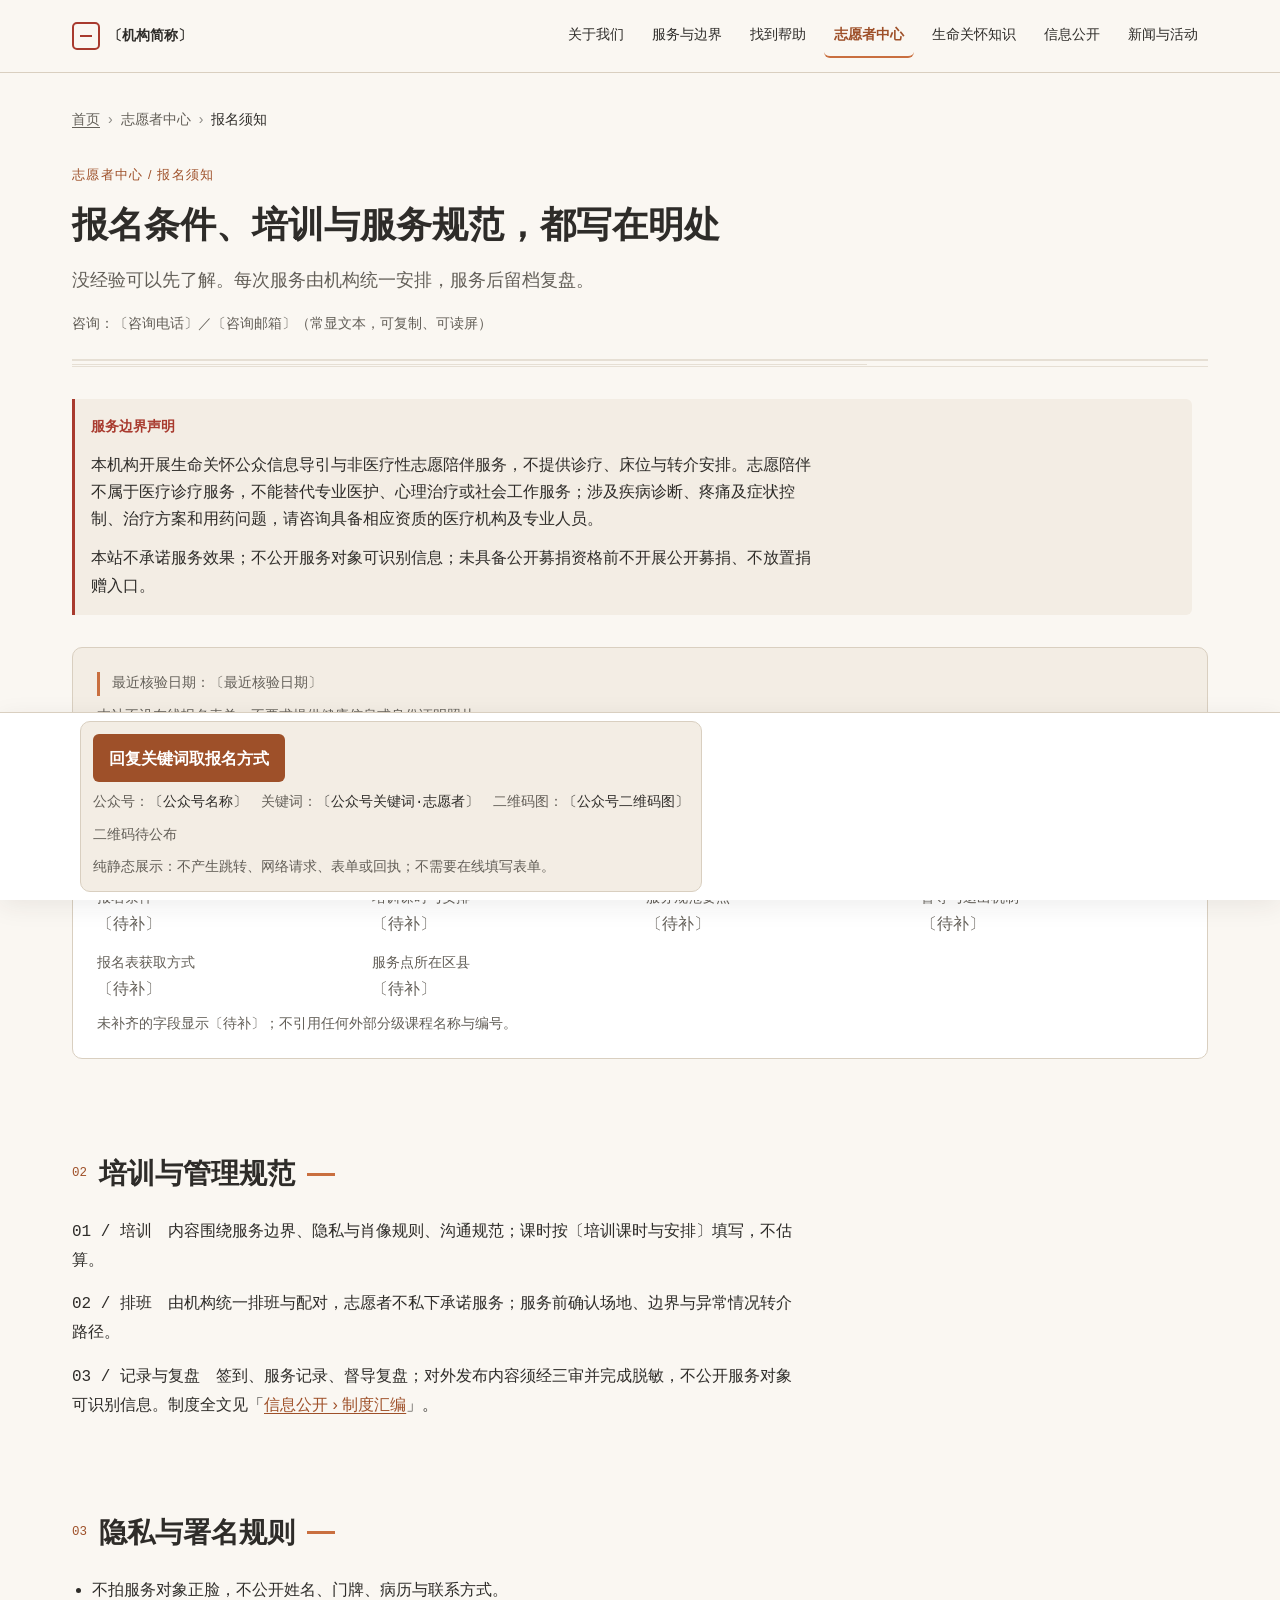
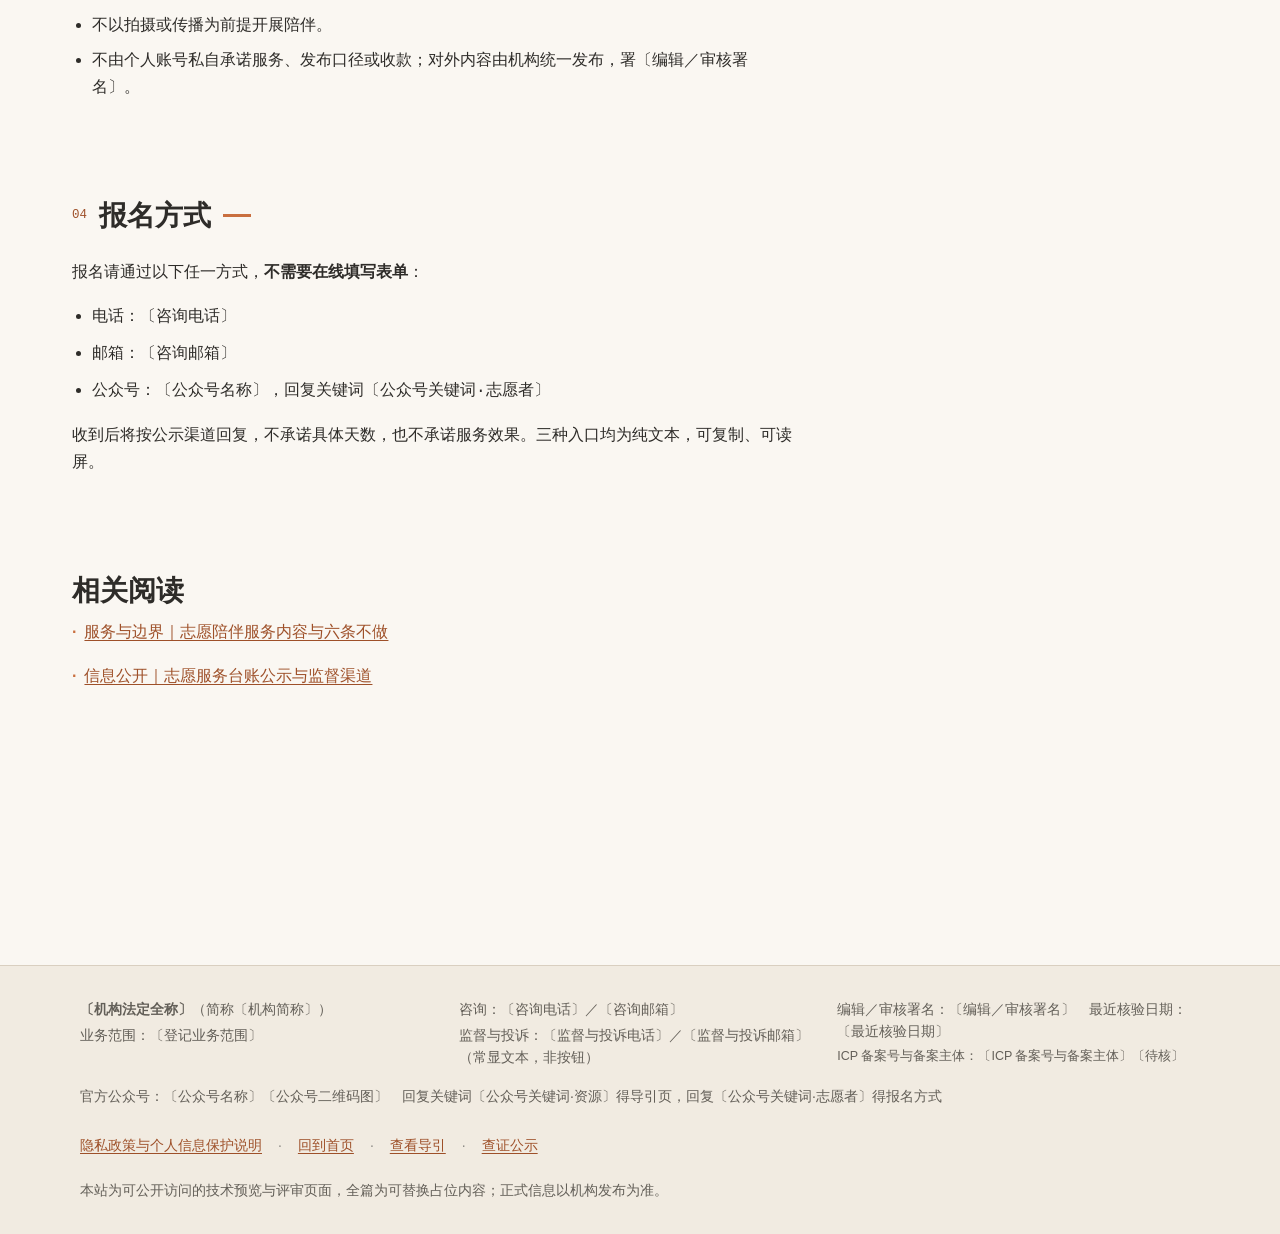
<file: volunteer/index.html>
<!DOCTYPE html>
<html lang="zh-CN">
<head>
<meta charset="utf-8">
<meta name="viewport" content="width=device-width, initial-scale=1">
<meta name="robots" content="noindex, nofollow">
<title>志愿者中心｜重庆志愿者报名条件与培训规范</title>
<meta name="description" content="重庆志愿者报名前先看这一页：报名条件、培训课时、服务规范、督导与退出机制逐项写明，报名方式只留电话、邮箱与公众号关键词。不收费用，不以拍摄为前提开展陪伴。">
<meta property="og:type" content="website">
<meta property="og:title" content="志愿者中心｜重庆志愿者报名条件与培训规范">
<meta property="og:description" content="重庆志愿者报名前先看这一页：报名条件、培训课时、服务规范、督导与退出机制逐项写明，报名方式只留电话、邮箱与公众号关键词。不收费用，不以拍摄为前提开展陪伴。">
<link rel="icon" type="image/svg+xml" href="../assets/favicon.svg">
<link rel="stylesheet" href="../assets/styles.css">
<script src="../assets/script.js" defer></script>
</head>
<body id="top">
<a class="skip-link" href="#main">跳到主要内容</a>

<header class="site-header">
  <div class="wrap header-inner">
    <a class="brand" href="../index.html"><span class="brand-mark" aria-hidden="true"></span><span class="brand-name">〔机构简称〕</span></a>
    <nav class="nav-desktop" aria-label="主导航">
      <ul>
        <li><a href="../about/index.html">关于我们</a></li>
        <li><a href="../services/index.html">服务与边界</a></li>
        <li><a href="../help/index.html">找到帮助</a></li>
        <li><a href="../volunteer/index.html" aria-current="page">志愿者中心</a></li>
        <li><a href="../knowledge/index.html">生命关怀知识</a></li>
        <li><a href="../disclosure/index.html">信息公开</a></li>
        <li><a href="../index.html#news">新闻与活动</a></li>
      </ul>
    </nav>
    <details class="nav-drawer">
      <summary aria-label="打开导航菜单"><span class="hamb" aria-hidden="true"><span></span></span><span>菜单</span></summary>
      <nav class="drawer-panel" aria-label="移动导航">
        <a href="../about/index.html">关于我们</a>
        <a href="../services/index.html">服务与边界</a>
        <a href="../help/index.html">找到帮助</a>
        <a href="../volunteer/index.html" aria-current="page">志愿者中心</a>
        <a href="../knowledge/index.html">生命关怀知识</a>
        <a href="../disclosure/index.html">信息公开</a>
        <a href="../index.html#news">新闻与活动</a>
        <a class="drawer-legal" href="../privacy/index.html">隐私政策与个人信息保护说明</a>
      </nav>
    </details>
  </div>
</header>

<main id="main">
  <div class="wrap">
    <nav class="breadcrumb" aria-label="面包屑"><ol><li><a href="../index.html">首页</a></li><li>志愿者中心</li><li aria-current="page">报名须知</li></ol></nav>

    <div class="page-head">
      <p class="eyebrow">志愿者中心 / 报名须知</p>
      <h1>报名条件、培训与服务规范，都写在明处</h1>
      <p class="lead">没经验可以先了解。每次服务由机构统一安排，服务后留档复盘。</p>
      <p class="contact-line">咨询：<span class="mono">〔咨询电话〕</span>／<span class="mono">〔咨询邮箱〕</span>（常显文本，可复制、可读屏）</p>
      <div class="rule-scene" aria-hidden="true" focusable="false"></div>
    </div>

    <aside class="r01" data-r01 aria-label="服务边界声明">
      <p class="r01-title">服务边界声明</p>
      <p>本机构开展生命关怀公众信息导引与非医疗性志愿陪伴服务，不提供诊疗、床位与转介安排。志愿陪伴不属于医疗诊疗服务，不能替代专业医护、心理治疗或社会工作服务；涉及疾病诊断、疼痛及症状控制、治疗方案和用药问题，请咨询具备相应资质的医疗机构及专业人员。</p>
      <p>本站不承诺服务效果；不公开服务对象可识别信息；未具备公开募捐资格前不开展公开募捐、不放置捐赠入口。</p>
    </aside>

    <section class="info-card" aria-label="可查证标记">
      <p class="verify">最近核验日期：<span class="mono">〔最近核验日期〕</span></p>
      <p class="preview-note">本站不设在线报名表单，不要求提供健康信息或身份证明照片。</p>
    </section>

    <section class="section" aria-labelledby="h-info">
      <div class="section-title"><span class="num">01</span><h2 id="h-info">报名须知</h2><span class="bar" aria-hidden="true"></span></div>
      <div class="card">
        <div class="field-grid cols-4">
          <dl><dt>报名条件</dt><dd class="ph">〔待补〕</dd></dl>
          <dl><dt>培训课时与安排</dt><dd class="ph">〔待补〕</dd></dl>
          <dl><dt>服务规范要点</dt><dd class="ph">〔待补〕</dd></dl>
          <dl><dt>督导与退出机制</dt><dd class="ph">〔待补〕</dd></dl>
          <dl><dt>报名表获取方式</dt><dd class="ph">〔待补〕</dd></dl>
          <dl><dt>服务点所在区县</dt><dd class="ph">〔待补〕</dd></dl>
        </div>
        <p class="contact-line">未补齐的字段显示〔待补〕；不引用任何外部分级课程名称与编号。</p>
      </div>
    </section>

    <section class="section prose" aria-labelledby="h-training">
      <div class="section-title"><span class="num">02</span><h2 id="h-training">培训与管理规范</h2><span class="bar" aria-hidden="true"></span></div>
      <p><span class="mono">01 / 培训</span>　内容围绕服务边界、隐私与肖像规则、沟通规范；课时按〔培训课时与安排〕填写，不估算。</p>
      <p><span class="mono">02 / 排班</span>　由机构统一排班与配对，志愿者不私下承诺服务；服务前确认场地、边界与异常情况转介路径。</p>
      <p><span class="mono">03 / 记录与复盘</span>　签到、服务记录、督导复盘；对外发布内容须经三审并完成脱敏，不公开服务对象可识别信息。制度全文见「<a class="textlink" href="../disclosure/index.html">信息公开 › 制度汇编</a>」。</p>
    </section>

    <section class="section prose" aria-labelledby="h-privacy">
      <div class="section-title"><span class="num">03</span><h2 id="h-privacy">隐私与署名规则</h2><span class="bar" aria-hidden="true"></span></div>
      <ul>
        <li>不拍服务对象正脸，不公开姓名、门牌、病历与联系方式。</li>
        <li>不以拍摄或传播为前提开展陪伴。</li>
        <li>不由个人账号私自承诺服务、发布口径或收款；对外内容由机构统一发布，署〔编辑／审核署名〕。</li>
      </ul>
    </section>

    <section class="section prose" aria-labelledby="h-join">
      <div class="section-title"><span class="num">04</span><h2 id="h-join">报名方式</h2><span class="bar" aria-hidden="true"></span></div>
      <p>报名请通过以下任一方式，<strong>不需要在线填写表单</strong>：</p>
      <ul>
        <li>电话：<span class="mono">〔咨询电话〕</span></li>
        <li>邮箱：<span class="mono">〔咨询邮箱〕</span></li>
        <li>公众号：<span class="mono">〔公众号名称〕</span>，回复关键词<span class="mono">〔公众号关键词·志愿者〕</span></li>
      </ul>
      <p>收到后将按公示渠道回复，不承诺具体天数，也不承诺服务效果。三种入口均为纯文本，可复制、可读屏。</p>
    </section>

    <section class="related" aria-labelledby="h-related">
      <h2 id="h-related">相关阅读</h2>
      <ul>
        <li><a class="textlink" href="../services/index.html">服务与边界｜志愿陪伴服务内容与六条不做</a></li>
        <li><a class="textlink" href="../disclosure/index.html">信息公开｜志愿服务台账公示与监督渠道</a></li>
      </ul>
    </section>
  </div>

  <div class="cta-dock" data-cta-dock>
    <div class="cta-dock-inner">
      <div class="cta-static cta-static--slim" data-main-cta="c3" role="group" aria-label="报名方式静态展示">
        <span class="display-label">回复关键词取报名方式</span>
        <p class="kv">公众号：<span class="mono">〔公众号名称〕</span>　关键词：<span class="mono">〔公众号关键词·志愿者〕</span>　二维码图：<span class="mono">〔公众号二维码图〕</span></p>
        <div class="qr-slot">
          <img class="qr-img" data-qr-img hidden alt="〔公众号名称〕公众号二维码，回复关键词可获得报名方式" width="52" height="52">
          <p class="qr-missing" data-qr-missing>二维码待公布</p>
        </div>
        <p class="kv">纯静态展示：不产生跳转、网络请求、表单或回执；不需要在线填写表单。</p>
      </div>
    </div>
  </div>
</main>

<footer class="site-footer">
  <div class="footer-inner">
    <div class="footer-grid">
      <div>
        <p><strong>〔机构法定全称〕</strong>（简称〔机构简称〕）</p>
        <p>业务范围：〔登记业务范围〕</p>
      </div>
      <div>
        <p>咨询：〔咨询电话〕／〔咨询邮箱〕</p>
        <p>监督与投诉：〔监督与投诉电话〕／〔监督与投诉邮箱〕（常显文本，非按钮）</p>
      </div>
      <div>
        <p>编辑／审核署名：〔编辑／审核署名〕　最近核验日期：〔最近核验日期〕</p>
        <p class="footer-filing">ICP 备案号与备案主体：〔ICP 备案号与备案主体〕〔待核〕</p>
      </div>
    </div>
    <p class="footer-wechat">官方公众号：〔公众号名称〕〔公众号二维码图〕　回复关键词〔公众号关键词·资源〕得导引页，回复〔公众号关键词·志愿者〕得报名方式</p>
    <nav class="footer-links" aria-label="页脚导航">
      <a href="../privacy/index.html">隐私政策与个人信息保护说明</a><span class="sep">·</span>
      <a href="../index.html">回到首页</a><span class="sep">·</span>
      <a href="../help/index.html">查看导引</a><span class="sep">·</span>
      <a href="../disclosure/index.html">查证公示</a>
    </nav>
    <p class="footer-preview">本站为可公开访问的技术预览与评审页面，全篇为可替换占位内容；正式信息以机构发布为准。</p>
  </div>
</footer>

<a class="to-top" href="#top" data-to-top aria-label="返回页面顶部" hidden>↑</a>
</body>
</html>
</file>
<file: assets/styles.css>
/* ==========================================================================
   重庆本地生命关怀志愿陪伴机构 · 技术预览／评审站
   assets/styles.css — 全站唯一样式表
   纯 CSS，无外部字体、无 CDN、无框架。所有资源相对路径。
   设计令牌（G2 已批准）：见 :root。
   ========================================================================== */

/* ---------- 1. 设计令牌 ---------- */
:root{
  /* 颜色 */
  --bg:#FAF7F2;            /* 暖米白页面底 */
  --paper:#FFFFFF;         /* 卡片 */
  --card:#F3EDE4;          /* 声明带／标识条 */
  --footer-bg:#F1EBE1;     /* 页脚底 */
  --zebra:#FCFAF7;         /* 表格隔行 */
  --accent:#C96F3F;        /* 山城暖橙：装饰细线／下划线／图形 */
  --accent-strong:#9E5029; /* 主按钮实底／正文级链接（WCAG AA 深阶） */
  --accent-hover:#8A4523;
  --accent-active:#7A3A1B;
  --mark:#A83A2E;          /* 沉稳红：几何标识／声明带左边框，面积 ≤5% */
  --ink:#2E2C29;           /* 正文 */
  --muted-ink:#635F58;     /* 正文级次要文字 */
  --muted:#8C8A85;         /* 装饰描边／禁用控件文字，禁止用于正文 */
  --line:#D9CFC0;          /* 结构分隔线主值 */
  --line-soft:#E6DFD4;     /* 浅装饰细线 */
  --focus:#185FA5;         /* 焦点环 */
  --white:#FFFFFF;
  --link:#185FA5;          /* 官方原文外链文字（纯文本呈现，不做可点击外链） */
  --ok:#1F6B46;   --ok-bg:#E8F2EC;
  --warn:#854F0B; --warn-bg:#FAF0DC;
  --danger-bg:#FCEDEC; --info-bg:#EAF1F8;
  --off-bg:#EDE7DE;        /* 禁用／关闭态底 */
  --scene-1:#F6EADB; --scene-2:#E8D7C4;

  /* 字族（仅系统字体栈） */
  --font-sans:-apple-system,BlinkMacSystemFont,"PingFang SC","Hiragino Sans GB","Microsoft YaHei","微软雅黑","Segoe UI",Roboto,sans-serif;
  --font-serif:"Songti SC","STSong","SimSun","Noto Serif CJK SC","Source Han Serif SC",serif;
  --font-mono:"SFMono-Regular",Consolas,"Liberation Mono",Menlo,"Courier New",monospace;

  /* 字号（移动优先） */
  --fs-h1-hero:1.875rem; --fs-h1:1.75rem; --fs-h2:1.375rem; --fs-h3:1.125rem;
  --fs-h4:1rem; --fs-lead:1.0625rem; --fs-body:1rem; --fs-caption:0.875rem; --fs-tiny:0.78125rem;
  --lh-body:1.70; --lh-caption:1.60; --lh-title:1.30;
  --fw-regular:400; --fw-medium:500; --fw-semibold:600;

  /* 间距与尺寸 */
  --sp-1:4px; --sp-2:8px; --sp-3:12px; --sp-4:16px; --sp-6:24px;
  --sp-8:32px; --sp-12:48px; --sp-16:64px; --sp-24:96px;
  --w-text:720px; --w-content:1120px; --w-wrap:1200px;
  --pad:16px; --card-pad:16px; --section-gap:48px;
  --gutter:12px;
  --r-sm:4px; --r-md:6px; --r-lg:10px; --r-statement:0 6px 6px 0;
  --shadow-1:0 2px 10px rgba(46,44,41,.06);
  --shadow-2:0 6px 24px rgba(46,44,41,.08);
  --tap-min:44px; --cta-h:48px;
  --dur-fast:120ms; --dur:180ms; --dur-slow:240ms; --ease:cubic-bezier(0.2,0.7,0.3,1);
}

@media (min-width:768px){
  :root{ --pad:24px; --card-pad:20px; --section-gap:64px; --gutter:16px;
    --fs-h1-hero:2.25rem; --fs-h1:2rem; --fs-h2:1.5rem; }
}
@media (min-width:1024px){
  :root{ --pad:32px; --card-pad:24px; --section-gap:96px; --gutter:24px;
    --fs-h1-hero:2.75rem; --fs-h1:2.25rem; --fs-h2:1.75rem; --fs-h3:1.3125rem;
    --fs-h4:1.0625rem; --fs-lead:1.125rem; }
}

/* ---------- 2. 基础重置 ---------- */
*,*::before,*::after{ box-sizing:border-box; }
html{ -webkit-text-size-adjust:100%; scroll-behavior:smooth; }
body{
  margin:0; background:var(--bg); color:var(--ink);
  font-family:var(--font-sans); font-size:var(--fs-body); line-height:var(--lh-body);
  font-weight:var(--fw-regular);
}
img,svg{ max-width:100%; }
a{ color:var(--accent-strong); }
p,ul,ol,dl,dd,dt,figure,table{ margin:0; }
ul,ol{ padding-left:1.25em; }
h1,h2,h3,h4{ margin:0; font-weight:var(--fw-semibold); }
h1,h2{ font-family:var(--font-serif); }
h1{ font-size:var(--fs-h1); line-height:var(--lh-title); }
h1.hero{ font-size:var(--fs-h1-hero); line-height:1.28; letter-spacing:-0.015em; }
h2{ font-size:var(--fs-h2); line-height:1.35; }
h3{ font-size:var(--fs-h3); line-height:1.40; }
h4{ font-size:var(--fs-h4); line-height:1.50; }
.mono{ font-family:var(--font-mono); }
.muted{ color:var(--muted-ink); }
.mt-3{ margin-top:var(--sp-3); }
.mt-6{ margin-top:var(--sp-6); }

/* 焦点可见（全局，禁止 outline:none） */
:focus-visible{ outline:2px solid var(--focus); outline-offset:2px; }
a:focus-visible,summary:focus-visible,button:focus-visible{ outline:2px solid var(--focus); outline-offset:2px; }

/* 跳转链接 */
.skip-link{
  position:absolute; left:-9999px; top:0; z-index:200;
  background:var(--paper); color:var(--ink); padding:12px 16px;
  border:2px solid var(--focus); border-radius:var(--r-md);
  font-size:var(--fs-caption); text-decoration:none;
}
.skip-link:focus{ left:16px; top:16px; }

/* 容器 */
.wrap{ width:100%; max-width:var(--w-wrap); margin-inline:auto; padding-inline:var(--pad); }
.narrow{ max-width:var(--w-text); }
.content{ max-width:var(--w-content); }

/* ---------- 4. 顶栏与导航 ---------- */
.site-header{ background:var(--bg); border-bottom:1px solid var(--line); }
.header-inner{
  display:flex; align-items:center; justify-content:space-between; gap:var(--sp-4);
  min-height:56px;
}
.brand{ display:inline-flex; align-items:center; gap:var(--sp-2); text-decoration:none; color:var(--ink); min-height:var(--tap-min); }
.brand-mark{
  width:28px; height:28px; border:2px solid var(--mark); border-radius:5px;
  display:inline-flex; align-items:center; justify-content:center; flex:0 0 auto;
}
.brand-mark::after{ content:""; width:12px; height:2px; background:var(--mark); display:block; }
.brand-name{ font-size:var(--fs-caption); font-weight:var(--fw-semibold); }

/* 桌面七项导航 */
.nav-desktop{ display:none; }
.nav-desktop ul{ list-style:none; margin:0; padding:0; display:flex; gap:var(--sp-2); }
.nav-desktop a{
  display:inline-flex; align-items:center; min-height:var(--tap-min); padding:8px 10px;
  color:var(--ink); text-decoration:none; font-size:var(--fs-caption); font-weight:var(--fw-medium);
  border-bottom:2px solid transparent; border-radius:var(--r-md);
}
.nav-desktop a:hover{ background:var(--card); color:var(--accent-strong); }
.nav-desktop a[aria-current="page"]{ color:var(--accent-strong); font-weight:var(--fw-semibold); border-bottom-color:var(--accent); }

/* 移动抽屉（原生 details，无 JS 依赖） */
.nav-drawer{ position:relative; }
.nav-drawer > summary{
  list-style:none; display:inline-flex; align-items:center; gap:var(--sp-2);
  min-width:var(--tap-min); min-height:var(--tap-min); padding:0 var(--sp-2);
  cursor:pointer; font-size:var(--fs-caption); color:var(--ink);
}
.nav-drawer > summary::-webkit-details-marker{ display:none; }
.nav-drawer > summary .hamb{ width:20px; height:14px; position:relative; flex:0 0 auto; }
.nav-drawer > summary .hamb::before,
.nav-drawer > summary .hamb::after,
.nav-drawer > summary .hamb span{
  content:""; position:absolute; left:0; width:20px; height:2px; background:var(--ink);
  transition:transform var(--dur) var(--ease), top var(--dur) var(--ease);
}
.nav-drawer > summary .hamb::before{ top:0; }
.nav-drawer > summary .hamb span{ top:6px; }
.nav-drawer > summary .hamb::after{ top:12px; }
.drawer-panel{
  position:absolute; right:0; left:0; top:100%; z-index:50;
  background:var(--paper); border:1px solid var(--line); border-radius:0 0 var(--r-lg) var(--r-lg);
  box-shadow:var(--shadow-2); padding:var(--sp-2);
}
.drawer-panel a{
  display:flex; align-items:center; min-height:var(--tap-min); padding:var(--sp-2) var(--sp-3);
  color:var(--ink); text-decoration:none; font-size:var(--fs-body);
  border-bottom:1px solid var(--line-soft); border-radius:var(--r-md);
}
.drawer-panel a:last-child{ border-bottom:0; }
/* 抽屉分隔线下的 L0 法务件（隐私政策），不计入七栏导航 */
.drawer-panel a.drawer-legal{
  border-top:1px solid var(--line); margin-top:var(--sp-2); padding-top:var(--sp-3);
  font-size:var(--fs-caption); color:var(--muted-ink);
}
.drawer-panel a:hover{ background:var(--card); color:var(--accent-strong); }
.drawer-panel a[aria-current="page"]{ color:var(--accent-strong); font-weight:var(--fw-semibold); }
@media (min-width:1024px){
  .nav-desktop{ display:block; }
  .nav-drawer{ display:none; }
  .header-inner{ min-height:72px; }
}

/* ---------- 5. 面包屑 ---------- */
.breadcrumb{ margin-top:var(--sp-6); margin-bottom:var(--sp-6); }
.breadcrumb ol{ list-style:none; margin:0; padding:0; display:flex; flex-wrap:wrap; align-items:center; }
.breadcrumb li{ display:inline-flex; align-items:center; min-height:var(--tap-min); font-size:var(--fs-caption); line-height:var(--lh-caption); color:var(--muted-ink); }
.breadcrumb li + li::before{ content:"›"; margin:0 var(--sp-2); color:var(--muted); }
.breadcrumb a{ color:var(--muted-ink); text-decoration:underline; text-underline-offset:3px; }
.breadcrumb a:hover{ color:var(--accent-strong); }
.breadcrumb [aria-current="page"]{ color:var(--ink); text-decoration:none; }

/* ---------- 6. 标题区（眉标 / H1 / lead） ---------- */
.page-head{ margin-bottom:var(--sp-6); }
.eyebrow{
  font-size:var(--fs-tiny); letter-spacing:0.1em; color:var(--accent-strong);
  font-weight:var(--fw-medium); margin-bottom:var(--sp-4);
}
.lead{ font-size:var(--fs-lead); line-height:var(--lh-body); color:var(--muted-ink); margin-top:var(--sp-4); max-width:var(--w-text); }
.contact-line{
  margin-top:var(--sp-4); font-size:var(--fs-caption); line-height:var(--lh-caption);
  color:var(--muted-ink);
}

/* Hero（首页） */
.hero{
  display:grid; grid-template-columns:1fr; gap:var(--sp-8);
  padding-block:var(--sp-12) var(--sp-8); align-items:center;
}
.hero-text{ max-width:560px; }
.hero-scene{
  display:none; aspect-ratio:3/2; border-radius:var(--r-lg);
  background:linear-gradient(155deg, var(--scene-1) 0%, #EFE0CE 55%, var(--scene-2) 100%);
  border:1px solid var(--line-soft); position:relative; overflow:hidden;
}
.hero-scene .win{
  position:absolute; left:18%; top:16%; width:38%; height:46%;
  border:2px solid rgba(169,124,86,.45); border-radius:2px;
}
.hero-scene .win::before{ content:""; position:absolute; left:50%; top:0; bottom:0; width:2px; background:rgba(169,124,86,.35); }
.hero-scene .win::after{ content:""; position:absolute; top:50%; left:0; right:0; height:2px; background:rgba(169,124,86,.35); }
.hero-scene .step{ position:absolute; right:8%; height:2px; background:rgba(169,124,86,.28); }
.hero-scene .step.s1{ bottom:30%; width:34%; }
.hero-scene .step.s2{ bottom:22%; width:44%; }
.hero-scene .step.s3{ bottom:14%; width:54%; }
.hero-scene .step.s4{ bottom:6%;  width:64%; }
@media (min-width:1024px){
  .hero{ grid-template-columns:7fr 5fr; padding-block:var(--sp-24) var(--sp-16); gap:var(--gutter); }
  .hero-scene{ display:block; }
}
/* 记录本线框（内页几何装饰，纯 CSS） */
.rule-scene{ height:8px; margin-top:var(--sp-6); border-top:2px solid var(--line-soft); border-bottom:1px solid var(--line-soft); position:relative; }
.rule-scene::before{ content:""; position:absolute; left:0; right:30%; top:3px; height:1px; background:var(--line-soft); }

/* ---------- 7. 信息卡 ---------- */
.info-card{
  background:var(--card); border:1px solid var(--line); border-radius:var(--r-lg);
  padding:var(--card-pad); margin-bottom:var(--sp-8);
}
.info-card .verify{ font-family:var(--font-mono); font-size:var(--fs-caption); color:var(--muted-ink); border-left:3px solid var(--accent); padding-left:var(--sp-3); }
.info-card .preview-note{ margin-top:var(--sp-2); font-size:var(--fs-caption); line-height:var(--lh-caption); color:var(--muted-ink); }
.field-grid{ display:grid; grid-template-columns:1fr; gap:var(--sp-3); margin-top:var(--sp-4); }
.field-grid dl{ margin:0; }
.field-grid dt{ font-size:var(--fs-caption); color:var(--muted-ink); }
.field-grid dd{ font-size:var(--fs-body); color:var(--ink); margin-top:2px; }
.field-grid dd.ph{ font-family:var(--font-mono); color:var(--muted-ink); }
@media (min-width:768px){ .field-grid{ grid-template-columns:repeat(2,1fr); } }
@media (min-width:1024px){ .field-grid.cols-4{ grid-template-columns:repeat(4,1fr); } }

/* ---------- 8. 分节与卡片 ---------- */
.section{ margin-bottom:var(--section-gap); }
.section-title{ display:flex; align-items:center; gap:var(--sp-3); margin-bottom:var(--sp-6); }
.section-title .num{ font-family:var(--font-mono); font-size:var(--fs-tiny); color:var(--accent-strong); }
.section-title .bar{ width:28px; height:3px; background:var(--accent); flex:0 0 auto; }
.prose p{ margin-bottom:var(--sp-4); max-width:var(--w-text); }
.prose ul,.prose ol{ max-width:var(--w-text); margin-bottom:var(--sp-4); }
.prose li{ margin-bottom:var(--sp-2); }

.card-grid{ display:grid; grid-template-columns:1fr; gap:var(--sp-4); }
@media (min-width:768px){ .card-grid.cols-3,.card-grid.cols-4{ grid-template-columns:repeat(2,1fr); } }
@media (min-width:1024px){
  .card-grid.cols-3{ grid-template-columns:repeat(3,1fr); }
  .card-grid.cols-4{ grid-template-columns:repeat(4,1fr); }
}
.card{
  background:var(--paper); border:1px solid var(--line); border-radius:var(--r-lg);
  padding:var(--card-pad); transition:box-shadow var(--dur) var(--ease), transform var(--dur) var(--ease), border-color var(--dur) var(--ease);
}
.card:hover{ border-color:var(--accent); box-shadow:var(--shadow-1); transform:translateY(-2px); }
.card .card-num{ font-family:var(--font-mono); font-size:var(--fs-tiny); color:var(--accent-strong); }
.card h3,.card h4{ margin-top:var(--sp-2); }
.card p{ font-size:var(--fs-caption); line-height:var(--lh-caption); color:var(--muted-ink); margin-top:var(--sp-2); }
.card .icon{
  width:40px; height:40px; border:1.5px solid var(--muted); border-radius:var(--r-sm);
  display:inline-flex; align-items:center; justify-content:center; color:var(--accent);
}
.card .icon svg{ width:24px; height:24px; }
.textlink{ color:var(--accent-strong); text-decoration:underline; text-underline-offset:3px; }
.textlink:hover{ color:var(--mark); text-decoration-thickness:2px; }
.card .textlink{ display:inline-block; margin-top:var(--sp-3); min-height:var(--tap-min); line-height:var(--tap-min); }

/* 六条不做清单 */
.no-list{ background:var(--paper); border:1px solid var(--line); border-radius:var(--r-lg); overflow:visible; }
.no-list .row{
  display:flex; align-items:center; gap:var(--sp-3); min-height:var(--tap-min);
  padding:var(--sp-3) var(--sp-4); border-bottom:1px solid var(--line);
}
.no-list .row:last-child{ border-bottom:0; }
.no-list .row:hover{ background:var(--zebra); }
.no-list .row .n{ font-family:var(--font-mono); font-size:var(--fs-tiny); color:var(--accent-strong); flex:0 0 auto; }
.no-list .row .txt{ flex:1 1 auto; }
.no-list .row .tag{
  flex:0 0 auto; font-size:var(--fs-tiny); background:var(--card); color:var(--muted-ink);
  border-radius:var(--r-sm); padding:2px var(--sp-2);
}

/* 状态标签（换文字色 + 标签 + 置底，不用 opacity） */
.tag-pill{ display:inline-block; font-family:var(--font-mono); font-size:var(--fs-tiny); border-radius:var(--r-sm); padding:2px var(--sp-2); }
.tag-warn{ background:var(--warn-bg); color:var(--warn); }
.tag-off{ background:var(--off-bg); color:var(--muted-ink); }
.tag-ok{ background:var(--ok-bg); color:var(--ok); }
.state-pending{ color:var(--muted-ink); }   /* 待核态：换文字色，不降透明度 */

/* 空态 / 关闭态 */
.empty{
  background:var(--card); border:1px dashed var(--line); border-radius:var(--r-lg);
  padding:var(--card-pad); font-size:var(--fs-caption); color:var(--muted-ink);
}
.off-state{
  display:inline-flex; align-items:center; min-height:var(--tap-min);
  background:var(--off-bg); color:var(--muted-ink); border:1px solid var(--line);
  border-radius:var(--r-md); padding:var(--sp-2) var(--sp-3); font-size:var(--fs-caption);
  cursor:not-allowed; pointer-events:none;
}
.off-reason{ font-size:var(--fs-caption); color:var(--muted-ink); margin-top:var(--sp-2); }
.stale{ background:var(--off-bg); color:var(--muted-ink); border-left:3px solid var(--muted); } /* 过期/待核：换文字色 + 置底 */

/* ---------- 9. 表格 ---------- */
.table-wrap{ overflow-x:auto; }
table{ width:100%; border-collapse:collapse; background:var(--paper); font-size:var(--fs-caption); }
caption{ text-align:left; font-size:var(--fs-caption); color:var(--muted-ink); padding-bottom:var(--sp-2); }
th,td{ padding:var(--sp-3) var(--sp-2); border:1px solid var(--line); text-align:left; vertical-align:top; min-height:var(--tap-min); }
th{ background:var(--card); font-weight:var(--fw-semibold); color:var(--ink); }
tbody tr:nth-child(even){ background:var(--zebra); }
td.ph{ font-family:var(--font-mono); color:var(--muted-ink); }
@media (max-width:767px){
  table.responsive thead{ display:none; }
  table.responsive,table.responsive tbody,table.responsive tr,table.responsive td{ display:block; width:100%; }
  table.responsive tr{ border:1px solid var(--line); border-radius:var(--r-lg); margin-bottom:var(--sp-3); padding:var(--sp-2); }
  table.responsive td{ border:0; border-bottom:1px solid var(--line-soft); padding:var(--sp-2); }
  table.responsive td:last-child{ border-bottom:0; }
  table.responsive td::before{ content:attr(data-label); display:block; font-size:var(--fs-tiny); color:var(--muted-ink); }
}

/* ---------- 10. R-01 边界声明带（八页逐字复用） ---------- */
.r01{
  background:var(--card); border-left:3px solid var(--mark); border-radius:var(--r-statement);
  padding:var(--sp-4) var(--sp-4); margin-block:var(--sp-8); max-width:var(--w-content);
  transition:none;
}
.r01 .r01-title{ font-size:var(--fs-caption); font-weight:var(--fw-semibold); color:var(--mark); margin-bottom:var(--sp-2); }
.r01 p{ font-size:var(--fs-lead); line-height:var(--lh-body); color:var(--ink); max-width:var(--w-text); }
.r01 p + p{ margin-top:var(--sp-3); font-size:var(--fs-body); }
.r01:hover,.r01:focus-visible,.r01:active{ background:var(--card); border-left-color:var(--mark); box-shadow:none; transform:none; }

/* ---------- 11. 折叠 FAQ ---------- */
details.faq{
  background:var(--paper); border:1px solid var(--line); border-radius:var(--r-md);
  padding:var(--sp-3) var(--sp-4); margin-bottom:var(--sp-2); max-width:var(--w-text);
}
details.faq > summary{
  list-style:none; cursor:pointer; min-height:var(--tap-min); display:flex; align-items:center;
  justify-content:space-between; gap:var(--sp-3); font-size:var(--fs-body); font-weight:var(--fw-semibold); color:var(--ink);
}
details.faq > summary::-webkit-details-marker{ display:none; }
details.faq > summary::after{ content:"+"; font-family:var(--font-mono); color:var(--muted); font-size:1.2rem; }
details.faq[open] > summary{ color:var(--accent-strong); }
details.faq[open] > summary::after{ content:"−"; color:var(--accent-strong); }
details.faq .answer{ font-size:var(--fs-caption); line-height:var(--lh-caption); color:var(--muted-ink); padding-top:var(--sp-2); }

/* ---------- 12. 单一主 CTA + 移动吸底条（sticky，非 fixed） ---------- */
.cta-dock{
  position:sticky; bottom:0; z-index:40;
  background:var(--paper); border-top:1px solid var(--line); box-shadow:var(--shadow-2);
  padding:var(--sp-2) var(--pad);
  /* 置于 <main> 末尾、<footer> 之前，故 sticky 到 main 结束即落到页脚上方，不遮挡页脚 */
}
.cta-dock-inner{
  max-width:var(--w-content); margin-inline:auto; display:flex; flex-wrap:wrap;
  align-items:center; gap:var(--sp-3) var(--sp-4);
}
.btn{
  display:inline-flex; align-items:center; justify-content:center; gap:var(--sp-2);
  min-height:var(--cta-h); min-width:var(--tap-min); padding:0 var(--sp-6);
  border-radius:var(--r-md); font-family:var(--font-sans); font-size:var(--fs-body);
  font-weight:var(--fw-semibold); text-decoration:none; cursor:pointer;
  transition:background-color var(--dur) var(--ease), color var(--dur) var(--ease),
    border-color var(--dur) var(--ease), box-shadow var(--dur) var(--ease), transform var(--dur) var(--ease);
}
.btn-primary{ background:var(--accent-strong); color:var(--white); border:2px solid var(--accent-strong); }
.btn-primary:hover{ background:var(--accent-hover); border-color:var(--accent-hover); color:var(--white); transform:translateY(-2px); box-shadow:var(--shadow-1); }
.btn-primary:active{ background:var(--accent-active); border-color:var(--accent-active); transform:translateY(1px); }
/* 占位 CTA 禁用态：由 href 中的全角占位符触发，禁用 JS 时同样成立（E-CTA-NOT-READY） */
.btn-primary[href*="〔"],.btn-primary.is-disabled{
  background:var(--off-bg); color:var(--muted-ink); border:1px solid var(--line);
  cursor:not-allowed; pointer-events:none; box-shadow:none; transform:none;
  text-decoration:none;
}
.btn-primary[href*="〔"]:hover,.btn-primary[href*="〔"]:active,
.btn-primary.is-disabled:hover,.btn-primary.is-disabled:active{
  background:var(--off-bg); color:var(--muted-ink); border-color:var(--line);
  transform:none; box-shadow:none;
}
/* 原因说明：仅占位态显示；替换为真实值后自动隐藏，不依赖 JS */
.cta-reason{ display:none; font-size:var(--fs-caption); color:var(--muted-ink); }
.btn-primary[href*="〔"] + .cta-reason{ display:inline; }
.cta-contact{ font-size:var(--fs-caption); line-height:var(--lh-caption); color:var(--muted-ink); flex:1 1 240px; }
.cta-contact .mono{ color:var(--ink); }
@media (max-width:767px){
  .cta-dock .btn{ width:100%; padding:0 var(--sp-4); }
  .cta-contact{ flex:1 1 100%; }
}

/* C3 纯静态展示卡（志愿者中心，无链接／无请求／无表单） */
.cta-static{
  background:var(--card); border:1px solid var(--line); border-radius:var(--r-lg);
  padding:var(--card-pad); margin-bottom:var(--sp-6);
}
.cta-static .display-label{
  display:inline-flex; align-items:center; min-height:var(--cta-h);
  background:var(--accent-strong); color:var(--white); border-radius:var(--r-md);
  padding:0 var(--sp-6); font-size:var(--fs-body); font-weight:var(--fw-semibold);
}
.cta-static .kv{ margin-top:var(--sp-3); font-size:var(--fs-caption); color:var(--muted-ink); }
.cta-static .kv .mono{ color:var(--ink); }
.qr-slot{
  margin-top:var(--sp-4); display:flex; align-items:center; gap:var(--sp-3); flex-wrap:wrap;
}
.qr-box{
  width:120px; height:120px; border:1px dashed var(--line); border-radius:var(--r-sm);
  background:var(--paper); display:flex; align-items:center; justify-content:center;
  font-family:var(--font-mono); font-size:var(--fs-tiny); color:var(--muted-ink); text-align:center; padding:var(--sp-2);
}
.qr-img{ width:120px; height:120px; border:1px solid var(--line); border-radius:var(--r-sm); object-fit:contain; }
.qr-missing{ font-size:var(--fs-caption); color:var(--muted-ink); }
/* 吸底条内的 C3 静态展示保持紧凑 */
.cta-static--slim{ padding:var(--sp-3); margin-bottom:0; }
.cta-static--slim .display-label{ padding:0 var(--sp-4); }
.cta-static--slim .kv{ margin-top:var(--sp-2); }
.cta-static--slim .qr-slot{ margin-top:var(--sp-2); }
.cta-static--slim .qr-img{ width:52px; height:52px; }

/* ---------- 13. 相关阅读 ---------- */
.related{ margin-block:var(--sp-8); }
.related ul{ list-style:none; margin:0; padding:0; }
.related li{ min-height:var(--tap-min); display:flex; align-items:center; gap:var(--sp-2); padding:var(--sp-1) 0; }
.related li::before{ content:"·"; color:var(--accent); font-weight:var(--fw-semibold); }

/* ---------- 14. R-02 统一页脚（八页逐字一致） ---------- */
.site-footer{
  background:var(--footer-bg); border-top:1px solid var(--line);
  padding:var(--sp-8) var(--pad); margin-top:var(--sp-12);
  font-size:var(--fs-caption); line-height:var(--lh-caption); color:var(--muted-ink);
}
.footer-inner{ max-width:var(--w-content); margin-inline:auto; }
.footer-grid{ display:grid; grid-template-columns:1fr; gap:var(--sp-4); }
@media (min-width:768px){ .footer-grid{ grid-template-columns:repeat(2,1fr); } }
@media (min-width:1024px){ .footer-grid{ grid-template-columns:repeat(3,1fr); } }
.footer-grid p{ margin-bottom:var(--sp-1); }
.footer-wechat{ margin-top:var(--sp-3); }
.footer-links{ margin-top:var(--sp-4); display:flex; flex-wrap:wrap; gap:var(--sp-2) var(--sp-4); align-items:center; }
.footer-links a{ min-height:var(--tap-min); display:inline-flex; align-items:center; color:var(--accent-strong); text-decoration:underline; text-underline-offset:3px; }
.footer-links a:hover{ color:var(--mark); text-decoration-thickness:2px; }
.footer-links .sep{ color:var(--muted); }
.footer-filing{ font-size:var(--fs-tiny); }
.footer-preview{
  margin-top:var(--sp-3); font-size:var(--fs-caption); line-height:var(--lh-caption);
  color:var(--muted-ink); text-align:left;
}

/* ---------- 15. 回到顶部 ---------- */
.to-top{
  position:fixed; right:var(--sp-6); bottom:var(--sp-6); z-index:30;
  width:var(--tap-min); height:var(--tap-min); display:inline-flex; align-items:center; justify-content:center;
  background:var(--paper); border:1px solid var(--line); border-radius:var(--r-md);
  color:var(--accent-strong); text-decoration:none; font-size:1.1rem; box-shadow:var(--shadow-1);
}
.to-top:hover{ background:var(--card); border-color:var(--accent); }
.to-top[hidden]{ display:none; }
@media (max-width:1023px){ .to-top{ bottom:88px; } }

/* ---------- 16. 404 ---------- */
.notfound{ padding-block:var(--sp-24); text-align:left; }

/* ---------- 17. 打印样式 ---------- */
@media print{
  body{ background:var(--white); color:#000; }
  .nav-desktop,.nav-drawer,.cta-dock,.to-top,.skip-link,.hero-scene,.rule-scene{ display:none !important; }
  .site-footer{ border-top:1px solid #999; }
  a{ color:#000; text-decoration:underline; }
  .card,.info-card,.r01,.cta-static{ box-shadow:none !important; break-inside:avoid; }
  .wrap{ max-width:100%; padding:0; }
  h1,h2{ break-after:avoid; }
}

/* ---------- 18. 减少动效 ---------- */
@media (prefers-reduced-motion:reduce){
  *,*::before,*::after{
    animation-duration:.01ms !important; animation-iteration-count:1 !important;
    transition-duration:.01ms !important; scroll-behavior:auto !important;
  }
}
</file>
